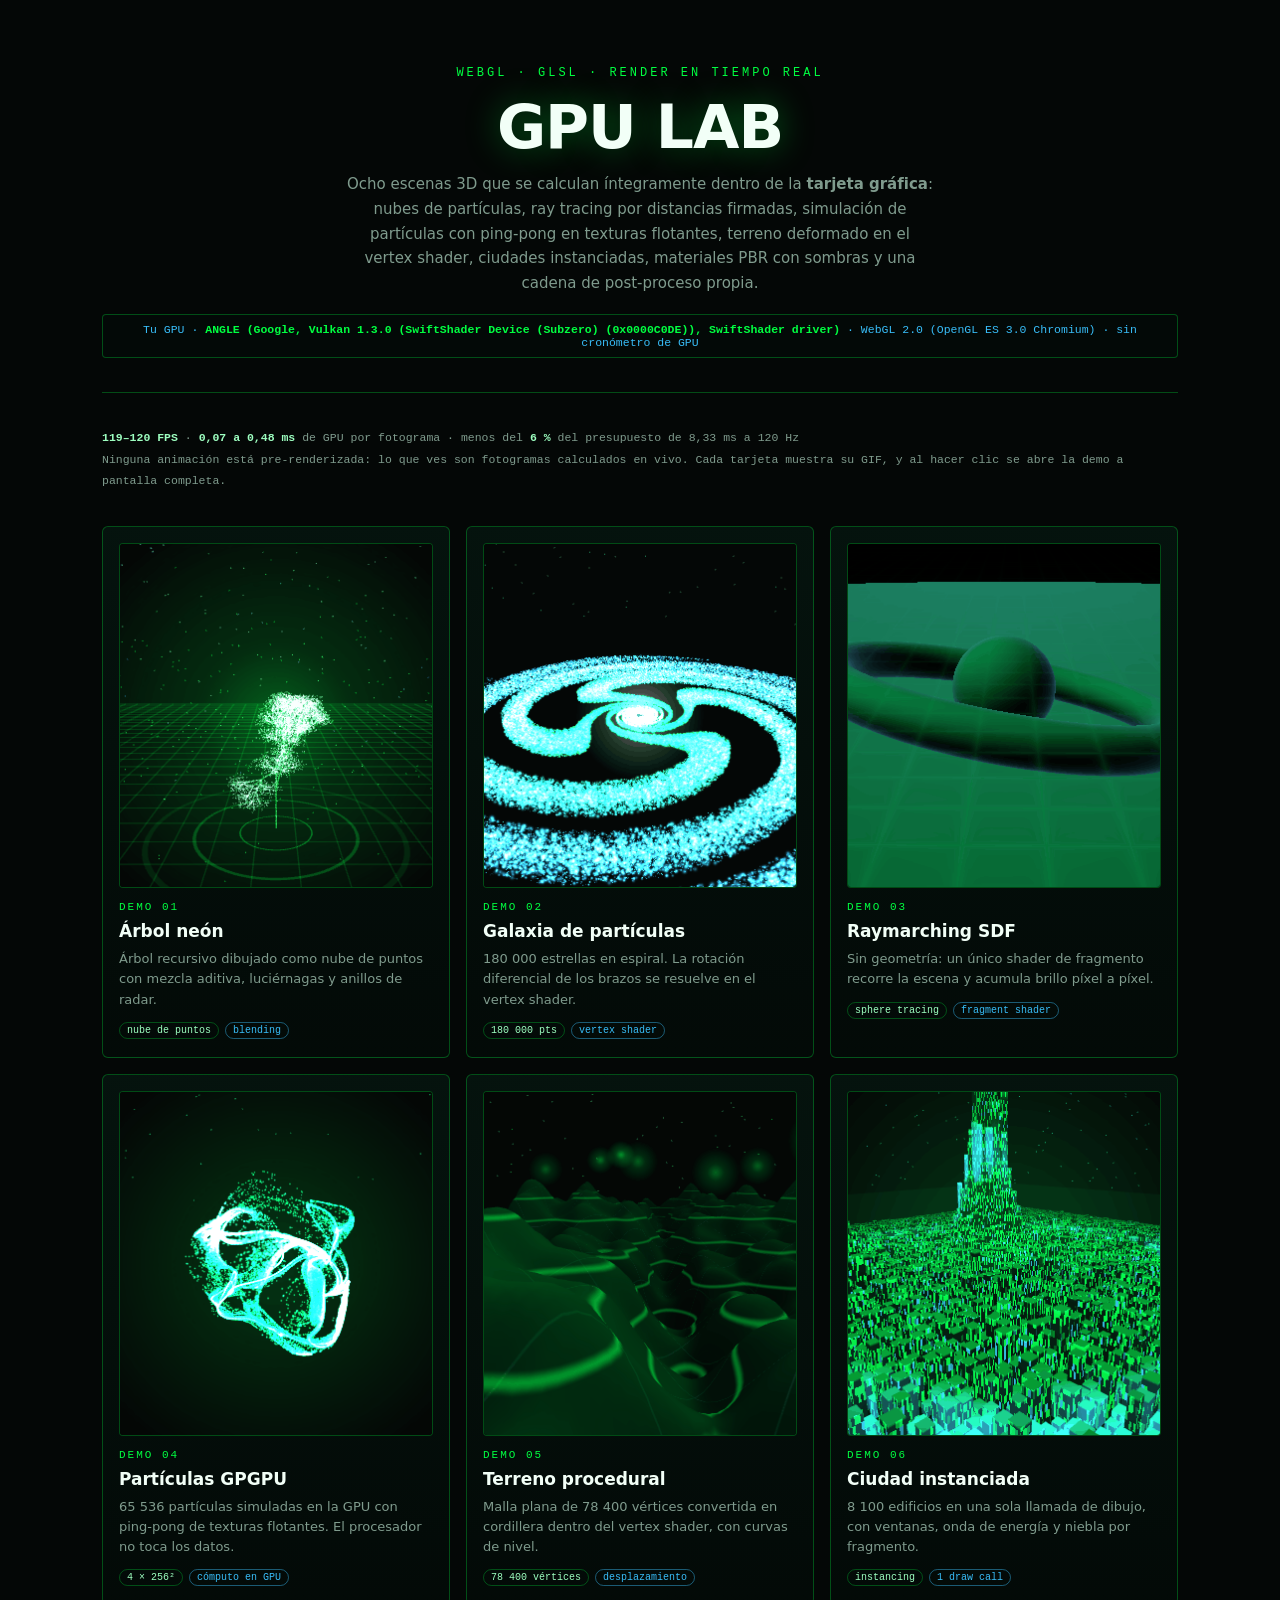
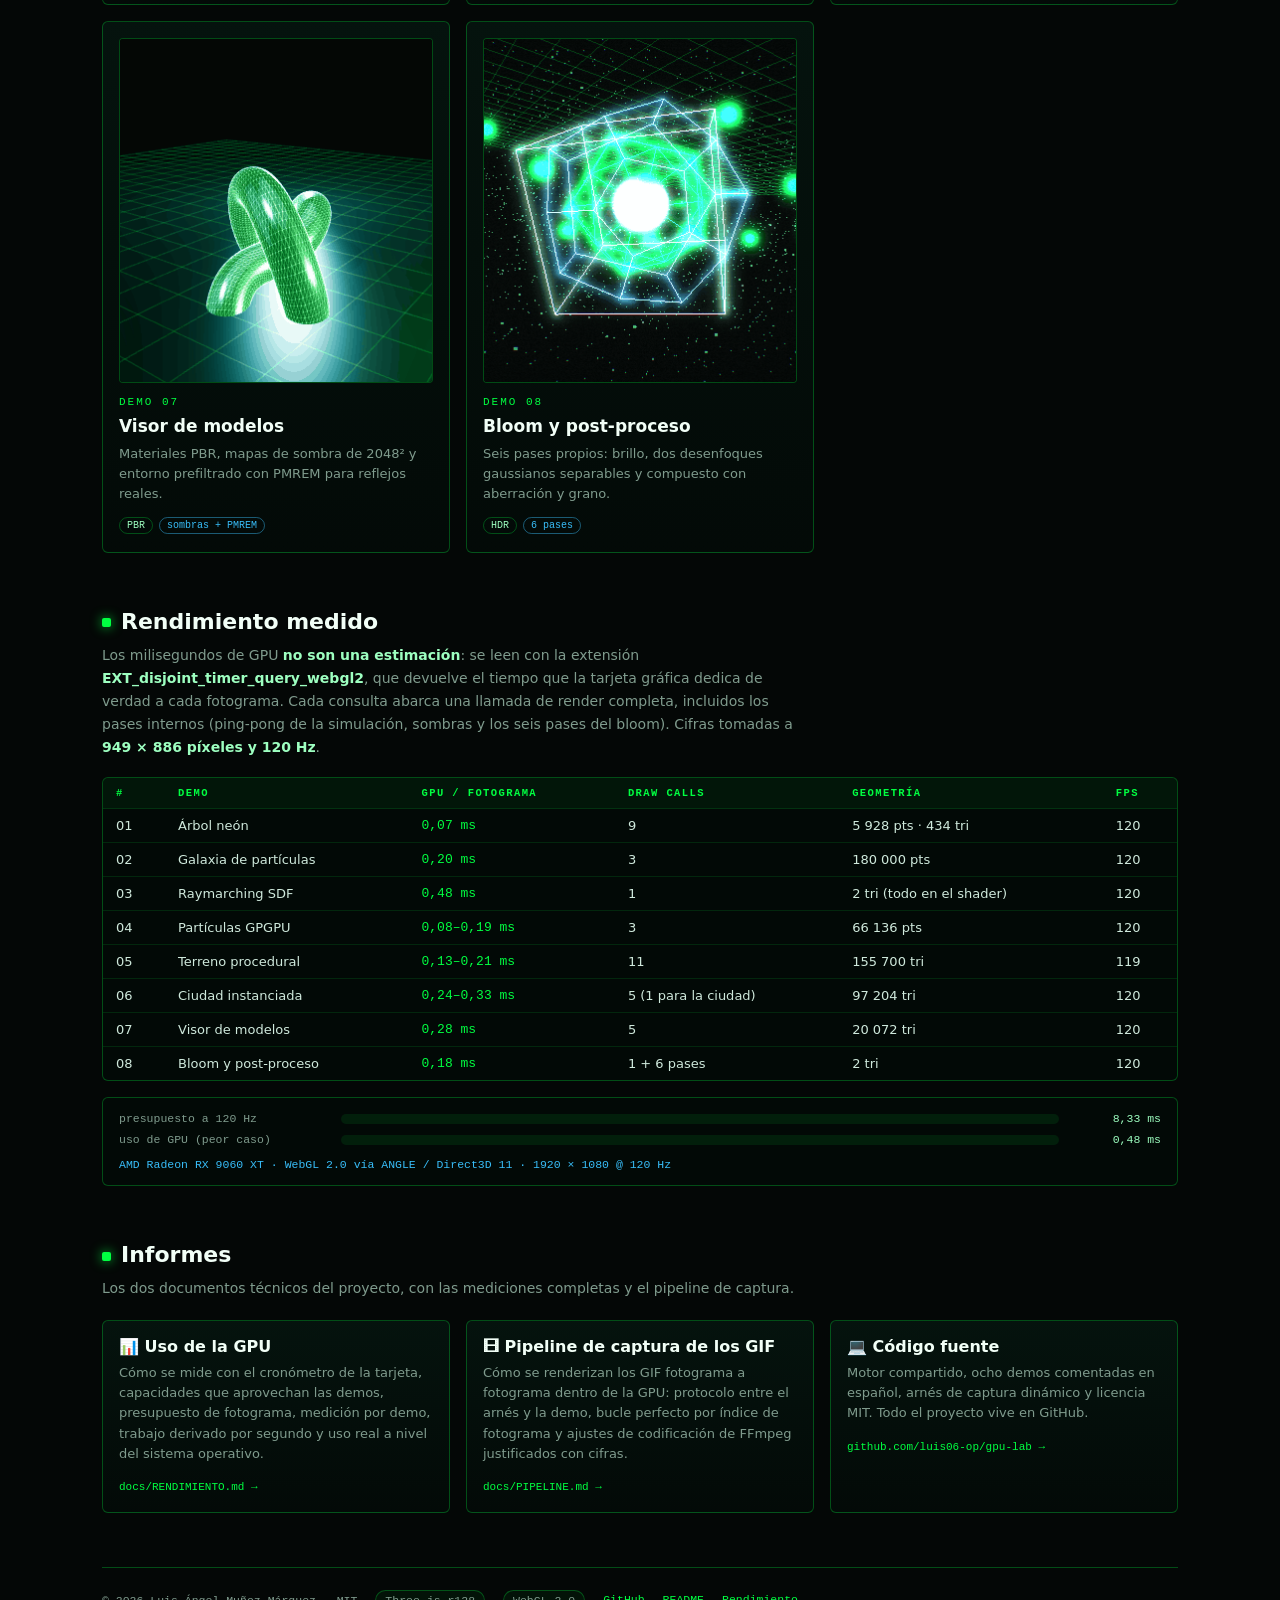
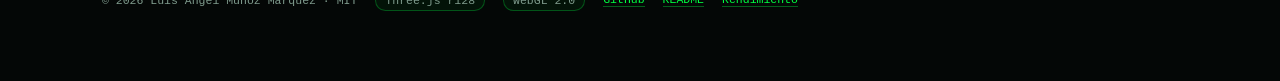
<file: index.html>
<!DOCTYPE html>
<html lang="es">
<head>
<meta charset="utf-8">
<meta name="viewport" content="width=device-width, initial-scale=1">
<title>GPU LAB · animaciones y modelos 3D en tiempo real</title>
<meta name="description" content="Ocho escenas 3D calculadas enteramente dentro de la tarjeta gráfica: partículas, raymarching, GPGPU, terreno procedural, instancing, PBR y post-proceso.">
<link rel="stylesheet" href="assets/css/lab.css">
</head>
<body>
<div class="wrap">

  <header class="hero">
    <div class="kicker">WEBGL · GLSL · RENDER EN TIEMPO REAL</div>
    <h1>GPU LAB</h1>
    <p>
      Ocho escenas 3D que se calculan íntegramente dentro de la <b>tarjeta gráfica</b>:
      nubes de partículas, ray tracing por distancias firmadas, simulación de partículas
      con ping-pong en texturas flotantes, terreno deformado en el vertex shader, ciudades
      instanciadas, materiales PBR con sombras y una cadena de post-proceso propia.
    </p>
    <div class="gpu-line" id="gpu-line">detectando la tarjeta gráfica…</div>
  </header>

  <section class="section" style="margin-top:34px">
    <div style="font-family:var(--mono);font-size:11.5px;color:var(--muted);line-height:1.9">
      <b style="color:var(--mint)">119–120 FPS</b> ·
      <b style="color:var(--mint)">0,07 a 0,48 ms</b> de GPU por fotograma ·
      menos del <b style="color:var(--mint)">6 %</b> del presupuesto de 8,33 ms a 120 Hz<br>
      Ninguna animación está pre-renderizada: lo que ves son fotogramas calculados en vivo.
      Cada tarjeta muestra su GIF, y al hacer clic se abre la demo a pantalla completa.
    </div>
  </section>

  <section class="grid">

    <a class="card" href="demos/01-arbol-neon/index.html">
      <img class="shot" src="assets/gifs/01-arbol-neon.gif" alt="Árbol neón generado por recursión" width="840" height="345" loading="lazy">
      <div class="n">DEMO 01</div>
      <h3>Árbol neón</h3>
      <p>Árbol recursivo dibujado como nube de puntos con mezcla aditiva, luciérnagas y anillos de radar.</p>
      <div class="tags"><span>nube de puntos</span><span class="gpu">blending</span></div>
    </a>

    <a class="card" href="demos/02-galaxia-particulas/index.html">
      <img class="shot" src="assets/gifs/02-galaxia-particulas.gif" alt="Galaxia de 180 000 partículas" width="840" height="345" loading="lazy">
      <div class="n">DEMO 02</div>
      <h3>Galaxia de partículas</h3>
      <p>180 000 estrellas en espiral. La rotación diferencial de los brazos se resuelve en el vertex shader.</p>
      <div class="tags"><span>180 000 pts</span><span class="gpu">vertex shader</span></div>
    </a>

    <a class="card" href="demos/03-raymarching/index.html">
      <img class="shot" src="assets/gifs/03-raymarching.gif" alt="Raymarching de distancias firmadas" width="840" height="345" loading="lazy">
      <div class="n">DEMO 03</div>
      <h3>Raymarching SDF</h3>
      <p>Sin geometría: un único shader de fragmento recorre la escena y acumula brillo píxel a píxel.</p>
      <div class="tags"><span>sphere tracing</span><span class="gpu">fragment shader</span></div>
    </a>

    <a class="card" href="demos/04-gpgpu-particulas/index.html">
      <img class="shot" src="assets/gifs/04-gpgpu-particulas.gif" alt="Partículas simuladas en la GPU" width="840" height="345" loading="lazy">
      <div class="n">DEMO 04</div>
      <h3>Partículas GPGPU</h3>
      <p>65 536 partículas simuladas en la GPU con ping-pong de texturas flotantes. El procesador no toca los datos.</p>
      <div class="tags"><span>4 × 256²</span><span class="gpu">cómputo en GPU</span></div>
    </a>

    <a class="card" href="demos/05-terreno-procedural/index.html">
      <img class="shot" src="assets/gifs/05-terreno-procedural.gif" alt="Terreno procedural en verde neón" width="840" height="345" loading="lazy">
      <div class="n">DEMO 05</div>
      <h3>Terreno procedural</h3>
      <p>Malla plana de 78 400 vértices convertida en cordillera dentro del vertex shader, con curvas de nivel.</p>
      <div class="tags"><span>78 400 vértices</span><span class="gpu">desplazamiento</span></div>
    </a>

    <a class="card" href="demos/06-ciudad-instanciada/index.html">
      <img class="shot" src="assets/gifs/06-ciudad-instanciada.gif" alt="Ciudad instanciada" width="840" height="345" loading="lazy">
      <div class="n">DEMO 06</div>
      <h3>Ciudad instanciada</h3>
      <p>8 100 edificios en una sola llamada de dibujo, con ventanas, onda de energía y niebla por fragmento.</p>
      <div class="tags"><span>instancing</span><span class="gpu">1 draw call</span></div>
    </a>

    <a class="card" href="demos/07-visor-modelos/index.html">
      <img class="shot" src="assets/gifs/07-visor-modelos.gif" alt="Visor de modelos con materiales PBR" width="840" height="345" loading="lazy">
      <div class="n">DEMO 07</div>
      <h3>Visor de modelos</h3>
      <p>Materiales PBR, mapas de sombra de 2048² y entorno prefiltrado con PMREM para reflejos reales.</p>
      <div class="tags"><span>PBR</span><span class="gpu">sombras + PMREM</span></div>
    </a>

    <a class="card" href="demos/08-postproceso-bloom/index.html">
      <img class="shot" src="assets/gifs/08-postproceso-bloom.gif" alt="Bloom y post-proceso" width="840" height="345" loading="lazy">
      <div class="n">DEMO 08</div>
      <h3>Bloom y post-proceso</h3>
      <p>Seis pases propios: brillo, dos desenfoques gaussianos separables y compuesto con aberración y grano.</p>
      <div class="tags"><span>HDR</span><span class="gpu">6 pases</span></div>
    </a>

  </section>

  <!-- ================================================== RENDIMIENTO ==== -->
  <section class="section" id="rendimiento">
    <h2>Rendimiento medido</h2>
    <p>
      Los milisegundos de GPU <b>no son una estimación</b>: se leen con la extensión
      <b>EXT_disjoint_timer_query_webgl2</b>, que devuelve el tiempo que la tarjeta gráfica dedica
      de verdad a cada fotograma. Cada consulta abarca una llamada de render completa, incluidos
      los pases internos (ping-pong de la simulación, sombras y los seis pases del bloom).
      Cifras tomadas a <b>949 × 886 píxeles y 120 Hz</b>.
    </p>

    <div class="table-wrap">
      <table class="data">
        <thead>
          <tr>
            <th>#</th><th>Demo</th><th>GPU / fotograma</th><th>Draw calls</th><th>Geometría</th><th>FPS</th>
          </tr>
        </thead>
        <tbody>
          <tr><td>01</td><td>Árbol neón</td><td class="g">0,07 ms</td><td>9</td><td>5 928 pts · 434 tri</td><td>120</td></tr>
          <tr><td>02</td><td>Galaxia de partículas</td><td class="g">0,20 ms</td><td>3</td><td>180 000 pts</td><td>120</td></tr>
          <tr><td>03</td><td>Raymarching SDF</td><td class="g">0,48 ms</td><td>1</td><td>2 tri (todo en el shader)</td><td>120</td></tr>
          <tr><td>04</td><td>Partículas GPGPU</td><td class="g">0,08–0,19 ms</td><td>3</td><td>66 136 pts</td><td>120</td></tr>
          <tr><td>05</td><td>Terreno procedural</td><td class="g">0,13–0,21 ms</td><td>11</td><td>155 700 tri</td><td>119</td></tr>
          <tr><td>06</td><td>Ciudad instanciada</td><td class="g">0,24–0,33 ms</td><td>5 (1 para la ciudad)</td><td>97 204 tri</td><td>120</td></tr>
          <tr><td>07</td><td>Visor de modelos</td><td class="g">0,28 ms</td><td>5</td><td>20 072 tri</td><td>120</td></tr>
          <tr><td>08</td><td>Bloom y post-proceso</td><td class="g">0,18 ms</td><td>1 + 6 pases</td><td>2 tri</td><td>120</td></tr>
        </tbody>
      </table>
    </div>

    <div class="budget">
      <div class="line">
        <span class="label">presupuesto a 120 Hz</span>
        <span class="track"><span class="fill" style="width:100%"></span></span>
        <span class="val">8,33 ms</span>
      </div>
      <div class="line">
        <span class="label">uso de GPU (peor caso)</span>
        <span class="track"><span class="fill" style="width:5.8%"></span></span>
        <span class="val">0,48 ms</span>
      </div>
      <div class="line" style="margin-top:12px;color:var(--blue)">
        AMD Radeon RX 9060 XT · WebGL 2.0 vía ANGLE / Direct3D 11 · 1920 × 1080 @ 120 Hz
      </div>
    </div>
  </section>

  <!-- ================================================== INFORMES ======= -->
  <section class="section" id="informes">
    <h2>Informes</h2>
    <p>Los dos documentos técnicos del proyecto, con las mediciones completas y el pipeline de captura.</p>

    <div class="docs">
      <a class="doc" href="https://github.com/luis06-op/gpu-lab/blob/main/docs/RENDIMIENTO.md">
        <h3>📊 Uso de la GPU</h3>
        <p>
          Cómo se mide con el cronómetro de la tarjeta, capacidades que aprovechan las demos,
          presupuesto de fotograma, medición por demo, trabajo derivado por segundo y
          uso real a nivel del sistema operativo.
        </p>
        <span class="go">docs/RENDIMIENTO.md</span>
      </a>

      <a class="doc" href="https://github.com/luis06-op/gpu-lab/blob/main/docs/PIPELINE.md">
        <h3>🎞 Pipeline de captura de los GIF</h3>
        <p>
          Cómo se renderizan los GIF fotograma a fotograma dentro de la GPU: protocolo entre el
          arnés y la demo, bucle perfecto por índice de fotograma y ajustes de codificación
          de FFmpeg justificados con cifras.
        </p>
        <span class="go">docs/PIPELINE.md</span>
      </a>

      <a class="doc" href="https://github.com/luis06-op/gpu-lab">
        <h3>💻 Código fuente</h3>
        <p>
          Motor compartido, ocho demos comentadas en español, arnés de captura dinámico y
          licencia MIT. Todo el proyecto vive en GitHub.
        </p>
        <span class="go">github.com/luis06-op/gpu-lab</span>
      </a>
    </div>
  </section>

  <div class="site-foot">
    <span>© 2026 Luis Ángel Muñoz Márquez · MIT</span>
    <span class="pill">Three.js r128</span>
    <span class="pill">WebGL 2.0</span>
    <a href="https://github.com/luis06-op/gpu-lab">GitHub</a>
    <a href="https://github.com/luis06-op/gpu-lab#readme">README</a>
    <a href="index.html#rendimiento">Rendimiento</a>
  </div>

</div>

<script>
/* Detecta la tarjeta gráfica real y la muestra en la portada. */
(function () {
  const el = document.getElementById('gpu-line');
  try {
    const c = document.createElement('canvas');
    const gl = c.getContext('webgl2') || c.getContext('webgl');
    if (!gl) { el.textContent = 'WebGL no disponible en este navegador'; return; }
    const ext = gl.getExtension('WEBGL_debug_renderer_info');
    const nombre = ext ? gl.getParameter(ext.UNMASKED_RENDERER_WEBGL) : gl.getParameter(gl.RENDERER);
    const ver = gl.getParameter(gl.VERSION);
    const timer = !!gl.getExtension('EXT_disjoint_timer_query_webgl2');
    el.innerHTML = 'Tu GPU · <b style="color:#00ff41">' + nombre + '</b> · ' + ver +
                   (timer ? ' · cronómetro de GPU disponible' : ' · sin cronómetro de GPU');
  } catch (e) {
    el.textContent = 'no se pudo leer la tarjeta gráfica';
  }
})();
</script>
</body>
</html>
</file>
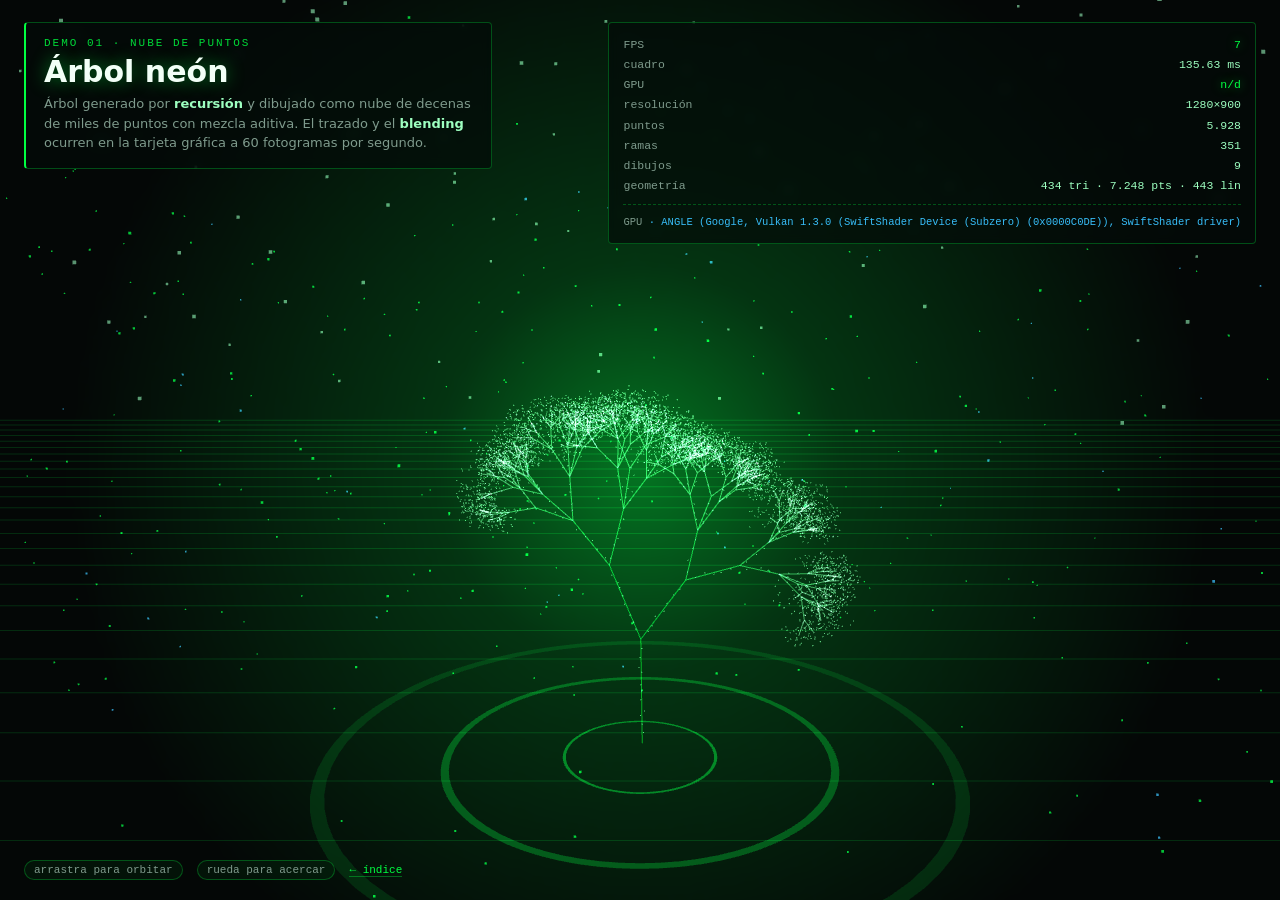
<file: demos/01-arbol-neon/index.html>
<!DOCTYPE html>
<html lang="es">
<head>
<meta charset="utf-8">
<meta name="viewport" content="width=device-width, initial-scale=1">
<title>01 · Árbol neón — GPU LAB</title>
<link rel="stylesheet" href="../../assets/css/lab.css">
</head>
<body class="demo">
<canvas id="view"></canvas>

<div class="overlay">
  <div class="tag">
    <div class="num">DEMO 01 · NUBE DE PUNTOS</div>
    <h1>Árbol neón</h1>
    <p>Árbol generado por <b>recursión</b> y dibujado como nube de decenas de miles de
       puntos con mezcla aditiva. El trazado y el <b>blending</b> ocurren en la
       tarjeta gráfica a 60 fotogramas por segundo.</p>
  </div>
  <div class="hud" id="hud"></div>
  <div class="foot">
    <span class="pill">arrastra para orbitar</span>
    <span class="pill">rueda para acercar</span>
    <a href="../../index.html">← índice</a>
  </div>
</div>

<script src="../../vendor/three.min.js"></script>
<script src="../../assets/js/lab-core.js"></script>
<script>
/* =====================================================================
   01 · ÁRBOL NEÓN
   Geometría: líneas (ramas) + puntos (follaje) generados por recursión.
   Animación: giro continuo, luciérnagas y anillos de radar expansivos.
   ===================================================================== */
LAB.boot({
  name: '01-arbol-neon',
  period: 18,
  frames: 44,
  fov: 48,
  camera: { pos: [0, 5.8, 18.5], target: [0, 2.5, 0] },
  orbitOpts: { minRadius: 8, maxRadius: 70, maxPolar: 1.55 },
  stats: { puntos: '', ramas: '' },

  build(ctx) {
    const { scene, camera } = ctx;
    const TAU = LAB.TAU;
    const rand = LAB.rng(20261019);

    const group = new THREE.Group();
    scene.add(group);

    /* ---------------------------------------------- ramas + follaje */
    const linePos = [], lineCol = [], pts = [];
    const cA = new THREE.Color(LAB.PAL.green);
    const cB = new THREE.Color(0x9dffbe);

    function branch(start, dir, len, depth, sway) {
      const end = start.clone().addScaledVector(dir, len);
      linePos.push(start.x, start.y, start.z, end.x, end.y, end.z);
      const cc = cA.clone().lerp(cB, 1 - depth / 5);
      lineCol.push(cc.r, cc.g, cc.b, cc.r, cc.g, cc.b);

      const steps = Math.max(2, Math.floor(len * 6));
      for (let i = 1; i < steps; i++) {
        const p = start.clone().lerp(end, i / steps);
        p.x += (rand() - 0.5) * 0.09;
        p.y += (rand() - 0.5) * 0.09;
        p.z += (rand() - 0.5) * 0.09;
        pts.push(p.x, p.y, p.z);
      }

      if (depth === 0) {
        for (let i = 0; i < 26; i++) {
          const a = rand() * TAU, r = Math.pow(rand(), 0.6);
          pts.push(
            end.x + Math.cos(a) * r * 0.42,
            end.y + (rand() - 0.42) * 0.5,
            end.z + Math.sin(a) * r * 0.42
          );
        }
        return;
      }

      const kids = depth >= 4 ? 2 : (rand() < 0.55 ? 2 : 3);
      for (let k = 0; k < kids; k++) {
        const az = (k / kids) * TAU + rand() * 1.2;
        const spread = 0.34 + rand() * 0.38 + sway;
        const axis = new THREE.Vector3(Math.cos(az), 0, Math.sin(az)).cross(dir).normalize();
        if (axis.lengthSq() < 0.001) axis.set(1, 0, 0);
        const nd = dir.clone().applyAxisAngle(axis, spread).normalize();
        branch(end, nd, len * (0.66 + rand() * 0.1), depth - 1, sway * 0.55);
      }
      if (depth >= 3 && rand() < 0.55) {
        const axis = new THREE.Vector3(Math.cos(rand() * TAU), 0, Math.sin(rand() * TAU))
          .cross(dir).normalize();
        const nd = dir.clone().applyAxisAngle(axis, 0.16).normalize();
        branch(end, nd, len * 0.72, depth - 1, sway * 0.55);
      }
    }

    branch(new THREE.Vector3(0, -3.35, 0), new THREE.Vector3(0, 1, 0), 2.15, 6, 0);

    const lg = new THREE.BufferGeometry();
    lg.setAttribute('position', new THREE.Float32BufferAttribute(linePos, 3));
    lg.setAttribute('color', new THREE.Float32BufferAttribute(lineCol, 3));
    group.add(new THREE.LineSegments(lg, new THREE.LineBasicMaterial({
      vertexColors: true, transparent: true, opacity: 0.5,
      blending: THREE.AdditiveBlending, depthWrite: false
    })));

    const pg = new THREE.BufferGeometry();
    pg.setAttribute('position', new THREE.Float32BufferAttribute(pts, 3));
    group.add(new THREE.Points(pg, new THREE.PointsMaterial({
      color: 0x8dffb0, size: 0.045, transparent: true, opacity: 0.62,
      blending: THREE.AdditiveBlending, depthWrite: false, sizeAttenuation: true
    })));

    /* ---------------------------------------------- luciérnagas */
    const FN = 420;
    const fPos = new Float32Array(FN * 3);
    const fCol = new Float32Array(FN * 3);
    const fSeed = [];
    const colGreen = new THREE.Color(LAB.PAL.green);
    const colBlue = new THREE.Color(LAB.PAL.blue);
    for (let i = 0; i < FN; i++) {
      fSeed.push({
        x: (rand() - 0.5) * 30,
        y: rand() * 11 - 3,
        z: (rand() - 0.5) * 16,
        p1: rand() * TAU, p2: rand() * TAU,
        amp: 0.25 + rand() * 0.8,
        spd: 1 + Math.floor(rand() * 2)
      });
      const c = rand() < 0.14 ? colBlue : colGreen;
      fCol[i * 3] = c.r; fCol[i * 3 + 1] = c.g; fCol[i * 3 + 2] = c.b;
    }
    const fGeo = new THREE.BufferGeometry();
    fGeo.setAttribute('position', new THREE.BufferAttribute(fPos, 3));
    fGeo.setAttribute('color', new THREE.BufferAttribute(fCol, 3));
    scene.add(new THREE.Points(fGeo, new THREE.PointsMaterial({
      size: 0.07, vertexColors: true, transparent: true, opacity: 0.72,
      blending: THREE.AdditiveBlending, depthWrite: false
    })));

    /* ---------------------------------------------- suelo, estrellas y radar */
    const floor = LAB.grid(90, 45, LAB.PAL.green, 0.14);
    floor.position.y = -3.6;
    scene.add(floor, LAB.stars(900, 240));

    const ringGeo = new THREE.RingGeometry(0.96, 1.0, 72);
    const rings = [];
    for (let i = 0; i < 3; i++) {
      const r = new THREE.Mesh(ringGeo, new THREE.MeshBasicMaterial({
        color: LAB.PAL.green, transparent: true, opacity: 0.4,
        side: THREE.DoubleSide, blending: THREE.AdditiveBlending, depthWrite: false
      }));
      r.rotation.x = -Math.PI / 2;
      r.position.y = -3.58;
      r.userData.phase = i / 3;
      scene.add(r);
      rings.push(r);
    }

    const glow = new THREE.Sprite(new THREE.SpriteMaterial({
      map: LAB.glowTexture('rgba(0,255,65,0.85)', 'rgba(0,255,65,0)', 128),
      transparent: true, blending: THREE.AdditiveBlending, depthWrite: false, opacity: 0.55
    }));
    glow.scale.set(26, 26, 1);
    glow.position.set(0, 1.4, -4);
    scene.add(glow);

    ctx.report({
      puntos: (pts.length / 3).toLocaleString('es-CO'),
      ramas: (linePos.length / 6).toLocaleString('es-CO')
    });

    /* ---------------------------------------------- animación (bucle perfecto) */
    return {
      update(t) {
        group.rotation.y = t / 18 * TAU;
        group.rotation.z = Math.sin(t) * 0.015;

        for (let i = 0; i < FN; i++) {
          const s = fSeed[i];
          fPos[i * 3] = s.x + Math.sin(t * s.spd + s.p1) * s.amp;
          fPos[i * 3 + 1] = s.y + Math.cos(t * s.spd + s.p2) * s.amp * 1.4;
          fPos[i * 3 + 2] = s.z + Math.sin(t * 2 + s.p1) * 0.5;
        }
        fGeo.attributes.position.needsUpdate = true;

        rings.forEach(r => {
          const u = ((t / 18) + r.userData.phase) % 1;
          const s = 1 + u * 7;
          r.scale.set(s, s, 1);
          r.material.opacity = 0.42 * (1 - u);
        });

        glow.material.opacity = 0.45 + Math.sin(t * 2) * 0.12;
      }
    };
  }
});
</script>
</body>
</html>
</file>
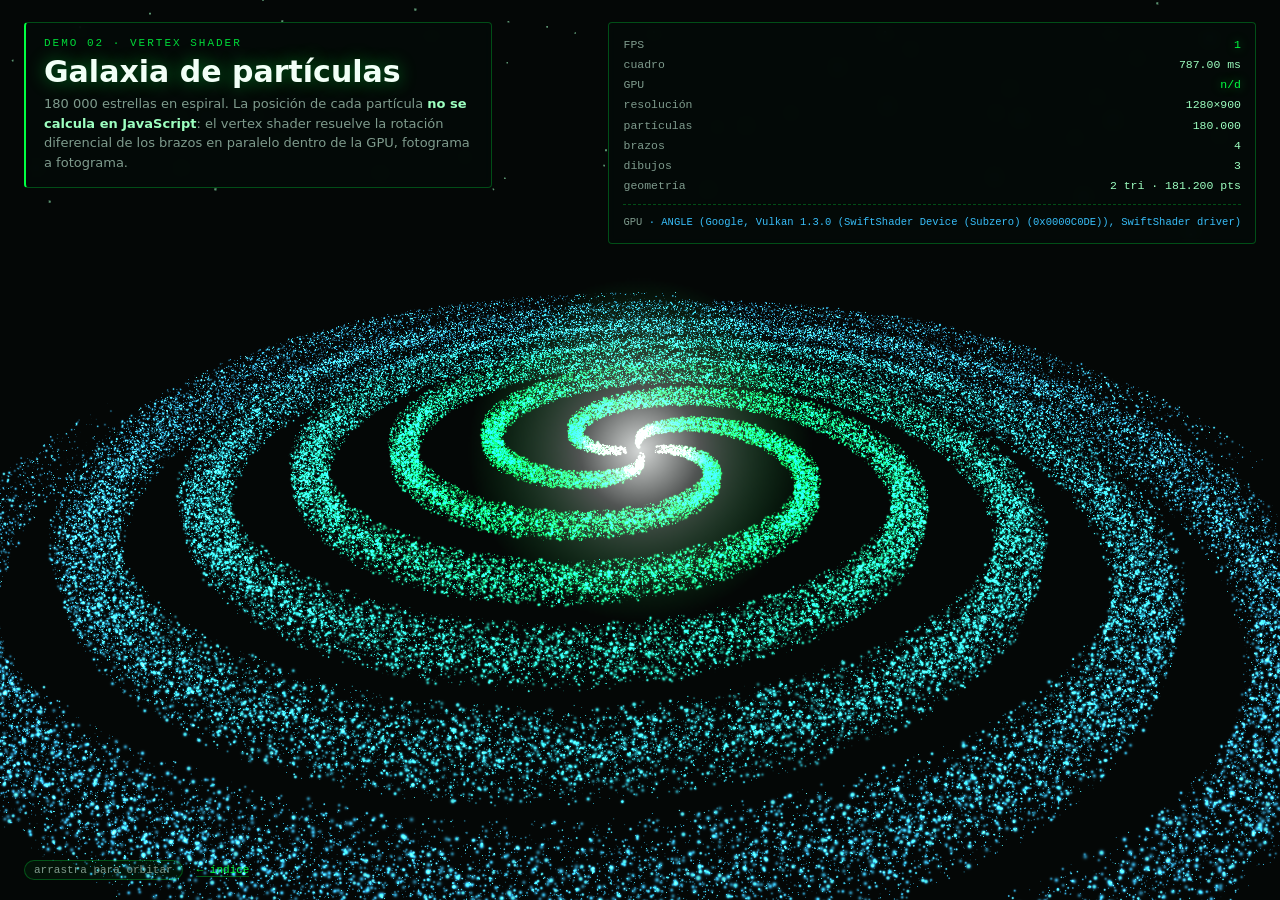
<file: demos/02-galaxia-particulas/index.html>
<!DOCTYPE html>
<html lang="es">
<head>
<meta charset="utf-8">
<meta name="viewport" content="width=device-width, initial-scale=1">
<title>02 · Galaxia de partículas — GPU LAB</title>
<link rel="stylesheet" href="../../assets/css/lab.css">
</head>
<body class="demo">
<canvas id="view"></canvas>

<div class="overlay">
  <div class="tag">
    <div class="num">DEMO 02 · VERTEX SHADER</div>
    <h1>Galaxia de partículas</h1>
    <p>180 000 estrellas en espiral. La posición de cada partícula <b>no se calcula en
       JavaScript</b>: el vertex shader resuelve la rotación diferencial de los brazos
       en paralelo dentro de la GPU, fotograma a fotograma.</p>
  </div>
  <div class="hud" id="hud"></div>
  <div class="foot">
    <span class="pill">arrastra para orbitar</span>
    <a href="../../index.html">← índice</a>
  </div>
</div>

<script src="../../vendor/three.min.js"></script>
<script src="../../assets/js/lab-core.js"></script>
<script>
/* =====================================================================
   02 · GALAXIA DE PARTÍCULAS
   Los atributos guardan radio, ángulo, brillo y semilla. El vertex shader
   aplica rotación diferencial (más rápida en el núcleo) y tamaño por
   distancia. El fragment shader redondea cada punto a un disco con brillo.
   ===================================================================== */
LAB.boot({
  name: '02-galaxia-particulas',
  period: 22,
  frames: 46,
  fov: 55,
  camera: { pos: [0, 15, 34], target: [0, 0, 0] },
  orbitOpts: { minRadius: 12, maxRadius: 120, maxPolar: 1.5 },
  stats: { partículas: '', brazos: '' },

  build(ctx) {
    const { scene } = ctx;
    const TAU = LAB.TAU;
    const rand = LAB.rng(31415);

    const COUNT = 180000;
    const ARMS = 4;
    const R = 24;

    const pos = new Float32Array(COUNT * 3);   // posición base (semilla)
    const aRad = new Float32Array(COUNT);
    const aAng = new Float32Array(COUNT);
    const aSize = new Float32Array(COUNT);
    const aSeed = new Float32Array(COUNT);
    const aLum = new Float32Array(COUNT);

    for (let i = 0; i < COUNT; i++) {
      const arm = i % ARMS;
      const t = Math.pow(rand(), 0.62);                 // concentración hacia el núcleo
      const radius = 0.6 + t * R;
      const spiral = radius * 0.42;                     // enrollado del brazo
      const jitter = (rand() - 0.5) * (0.55 + t * 2.1); // grosor del brazo
      const angle = (arm / ARMS) * TAU + spiral + jitter * 0.35;

      aRad[i] = radius;
      aAng[i] = angle;
      aSeed[i] = rand();
      aLum[i] = 0.35 + Math.pow(rand(), 2.2) * 0.95;
      aSize[i] = 0.7 + Math.pow(rand(), 3) * 3.4;

      // posición base (el shader la recalcula, aquí solo se guarda la referencia
      // para que Three.js pueda calcular el frustum culling de forma correcta)
      const y = (rand() - 0.5) * (0.5 + t * 1.6);
      pos[i * 3] = Math.cos(angle) * radius;
      pos[i * 3 + 1] = y;
      pos[i * 3 + 2] = Math.sin(angle) * radius;
    }

    const geo = new THREE.BufferGeometry();
    geo.setAttribute('position', new THREE.BufferAttribute(pos, 3));
    geo.setAttribute('aRadius', new THREE.BufferAttribute(aRad, 1));
    geo.setAttribute('aAngle', new THREE.BufferAttribute(aAng, 1));
    geo.setAttribute('aSize', new THREE.BufferAttribute(aSize, 1));
    geo.setAttribute('aSeed', new THREE.BufferAttribute(aSeed, 1));
    geo.setAttribute('aLum', new THREE.BufferAttribute(aLum, 1));
    geo.boundingSphere = new THREE.Sphere(new THREE.Vector3(), R * 1.6);

    const material = new THREE.ShaderMaterial({
      uniforms: {
        uTime: { value: 0 },
        uPixelRatio: { value: ctx.renderer.getPixelRatio() },
        uCore: { value: new THREE.Color(0xf6fff2) },
        uArm: { value: new THREE.Color(0x00ff41) },
        uRim: { value: new THREE.Color(0x38bdf8) }
      },
      vertexShader: /* glsl */`
        attribute float aRadius;
        attribute float aAngle;
        attribute float aSize;
        attribute float aSeed;
        attribute float aLum;

        uniform float uTime;
        uniform float uPixelRatio;
        uniform vec3 uCore;
        uniform vec3 uArm;
        uniform vec3 uRim;

        varying vec3 vColor;
        varying float vLum;

        void main() {
          // rotación diferencial: el núcleo gira más rápido que el borde
          float speed = 0.30 + 1.5 / (1.0 + aRadius * 0.55);
          float ang = aAngle + uTime * speed;

          // pequeña ondulación vertical por partícula
          float wob = sin(uTime * 0.9 + aSeed * 6.2831) * (0.12 + aRadius * 0.035);

          vec3 p = vec3(cos(ang) * aRadius, wob, sin(ang) * aRadius);

          vec4 mv = modelViewMatrix * vec4(p, 1.0);
          gl_Position = projectionMatrix * mv;
          gl_PointSize = aSize * uPixelRatio * (58.0 / max(-mv.z, 0.001));

          float k = smoothstep(0.0, R_MAX, aRadius);
          vec3 col = mix(uArm, uRim, k);
          col = mix(uCore, col, smoothstep(0.0, 3.2, aRadius));
          vColor = col;
          vLum = aLum;
        }
      `.replace(/R_MAX/g, R.toFixed(1)),
      fragmentShader: /* glsl */`
        varying vec3 vColor;
        varying float vLum;

        void main() {
          vec2 d = gl_PointCoord - 0.5;
          float r = length(d);
          if (r > 0.5) discard;
          float core = smoothstep(0.5, 0.0, r);
          float halo = pow(core, 2.6);
          gl_FragColor = vec4(vColor * (halo * 1.6 + 0.12) * vLum, core * 0.9);
        }
      `,
      transparent: true,
      depthWrite: false,
      blending: THREE.AdditiveBlending
    });

    const galaxy = new THREE.Points(geo, material);
    galaxy.frustumCulled = false;
    scene.add(galaxy);

    // núcleo brillante
    const core = new THREE.Sprite(new THREE.SpriteMaterial({
      map: LAB.glowTexture('rgba(255,255,255,0.95)', 'rgba(0,255,65,0)', 128),
      transparent: true, blending: THREE.AdditiveBlending, depthWrite: false, opacity: 0.85
    }));
    core.scale.set(14, 14, 1);
    scene.add(core);

    scene.add(LAB.stars(1200, 320, 0x9dffc0, 0.9));

    ctx.report({
      'partículas': COUNT.toLocaleString('es-CO'),
      brazos: String(ARMS)
    });

    return {
      update(t) {
        material.uniforms.uTime.value = t;
        core.material.opacity = 0.75 + Math.sin(t * 1.6) * 0.12;
        core.scale.setScalar(14 + Math.sin(t * 2.2) * 0.8);
      }
    };
  }
});
</script>
</body>
</html>
</file>
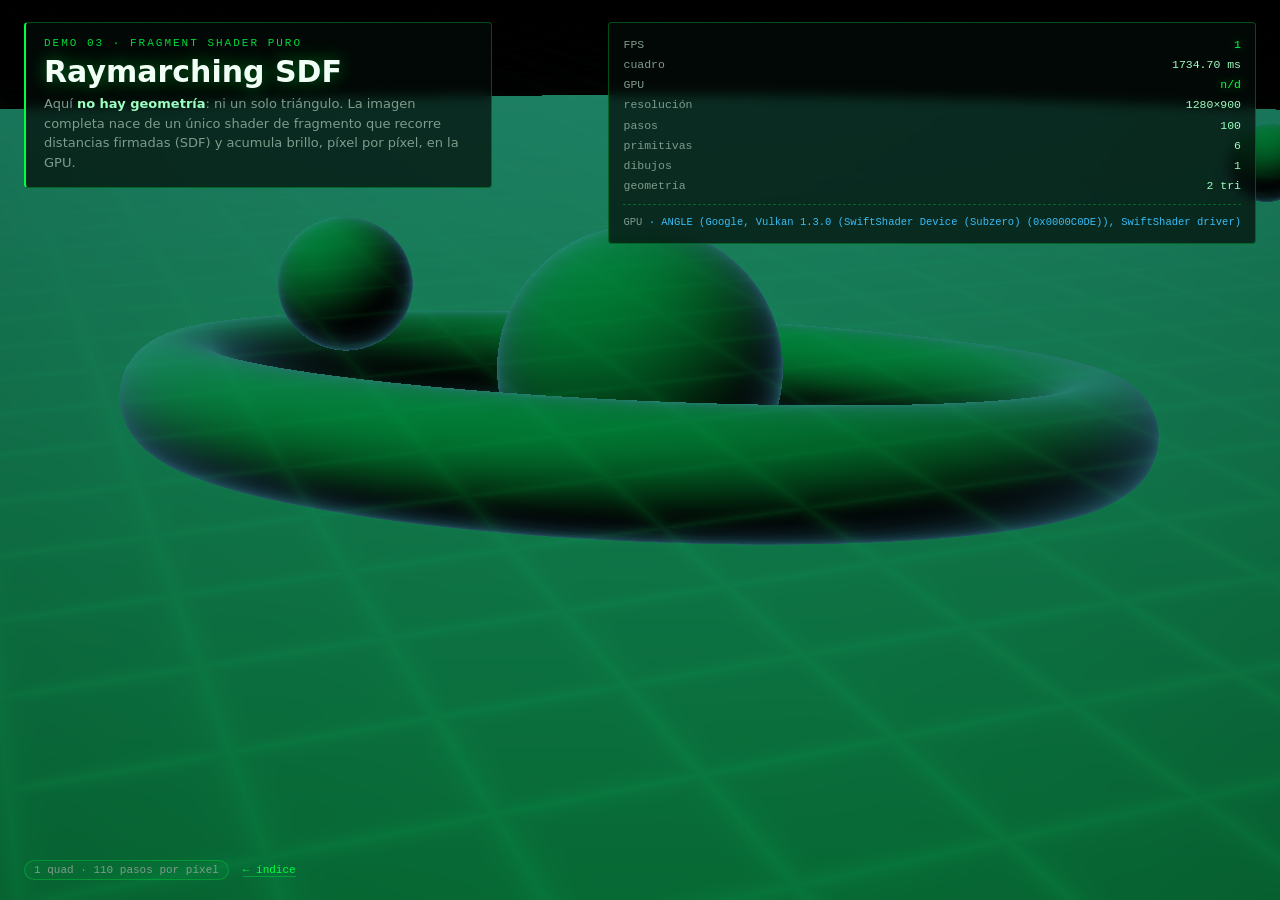
<file: demos/03-raymarching/index.html>
<!DOCTYPE html>
<html lang="es">
<head>
<meta charset="utf-8">
<meta name="viewport" content="width=device-width, initial-scale=1">
<title>03 · Raymarching SDF — GPU LAB</title>
<link rel="stylesheet" href="../../assets/css/lab.css">
</head>
<body class="demo">
<canvas id="view"></canvas>

<div class="overlay">
  <div class="tag">
    <div class="num">DEMO 03 · FRAGMENT SHADER PURO</div>
    <h1>Raymarching SDF</h1>
    <p>Aquí <b>no hay geometría</b>: ni un solo triángulo. La imagen completa nace de
       un único shader de fragmento que recorre distancias firmadas (SDF) y acumula
       brillo, píxel por píxel, en la GPU.</p>
  </div>
  <div class="hud" id="hud"></div>
  <div class="foot">
    <span class="pill">1 quad · 110 pasos por píxel</span>
    <a href="../../index.html">← índice</a>
  </div>
</div>

<script src="../../vendor/three.min.js"></script>
<script src="../../assets/js/lab-core.js"></script>
<script>
/* =====================================================================
   03 · RAYMARCHING SDF
   Un solo plano que cubre la pantalla. El fragment shader define una
   escena (suelo, toro, núcleo y satélites), la recorre con sphere tracing
   y pinta el resultado con acumulación de glow.
   ===================================================================== */
LAB.boot({
  name: '03-raymarching',
  period: 24,
  frames: 44,
  orbit: false,
  stats: { pasos: '', primitivas: '' },

  build(ctx) {
    const { renderer, scene } = ctx;

    const quad = new THREE.Mesh(
      new THREE.PlaneGeometry(2, 2),
      new THREE.ShaderMaterial({
        uniforms: {
          uRes: { value: new THREE.Vector2(1, 1) },
          uTime: { value: 0 }
        },
        vertexShader: /* glsl */`
          varying vec2 vUv;
          void main() {
            vUv = uv;
            gl_Position = vec4(position.xy, 0.0, 1.0);
          }
        `,
        fragmentShader: /* glsl */`
          precision highp float;

          varying vec2 vUv;
          uniform vec2  uRes;
          uniform float uTime;

          const float TAU   = 6.2831853;
          const float FLOOR = -3.0;
          const vec3  GREEN = vec3(0.00, 1.00, 0.25);
          const vec3  BLUE  = vec3(0.22, 0.74, 0.97);

          mat2 rot(float a) { float c = cos(a), s = sin(a); return mat2(c, -s, s, c); }

          float sdSphere(vec3 p, float r) { return length(p) - r; }
          float sdTorus(vec3 p, vec2 t) { vec2 q = vec2(length(p.xz) - t.x, p.y); return length(q) - t.y; }

          // escena: devuelve la distancia y cuánto brilla ese punto
          float map(vec3 p, out float glow) {
            float d = p.y - FLOOR;                       // suelo

            vec3 q = p; q.y -= 1.0;
            q.xz *= rot(uTime * 0.55);
            q.yz *= rot(sin(uTime * 0.31) * 0.55);
            float tor = sdTorus(q, vec2(3.5, 0.40));

            vec3 c = vec3(0.0, 1.0 + sin(uTime * 1.7) * 0.28, 0.0);
            float core = sdSphere(p - c, 1.05 + sin(uTime * 2.3) * 0.07);

            for (int i = 0; i < 3; i++) {
              float fi = float(i);
              float a = uTime * 0.85 + fi * TAU / 3.0;
              vec3 s = vec3(cos(a) * 5.4, 1.0 + sin(a * 2.0 + fi) * 2.3, sin(a) * 5.4);
              core = min(core, sdSphere(p - s, 0.30));
            }

            float k = min(min(d, tor), core);
            glow = exp(-abs(k) * 2.2);
            return k;
          }

          float mapPlain(vec3 p) { float g; return map(p, g); }

          void main() {
            vec2 uv = (gl_FragCoord.xy - 0.5 * uRes) / uRes.y;

            float a = uTime * 0.33;
            vec3 ro = vec3(sin(a) * 13.5, 4.4 + sin(uTime * 0.47) * 1.5, cos(a) * 13.5);
            vec3 ta = vec3(0.0, 0.6, 0.0);
            vec3 f  = normalize(ta - ro);
            vec3 r  = normalize(cross(vec3(0.0, 1.0, 0.0), f));
            vec3 up = cross(f, r);
            vec3 rd = normalize(f * 2.0 + r * uv.x + up * uv.y);

            float t = 0.02, glow = 0.0, g;
            for (int i = 0; i < 100; i++) {
              vec3 p = ro + rd * t;
              float d = map(p, g);
              glow += g * 0.014;
              if (d < 0.0016 * t) break;
              t += max(d * 0.84, 0.012);
              if (t > 62.0) break;
            }

            vec3 col = vec3(0.0);

            // halo volumétrico alrededor de la geometría
            col += GREEN * min(glow, 6.0) * 0.026;

            if (t < 62.0) {
              vec3 p = ro + rd * t;
              vec3 e = vec3(0.0022, 0.0, 0.0);
              vec3 n = normalize(vec3(
                mapPlain(p + e.xyy) - mapPlain(p - e.xyy),
                mapPlain(p + e.yxy) - mapPlain(p - e.yxy),
                mapPlain(p + e.yyx) - mapPlain(p - e.yyx)
              ));
              float dif  = clamp(dot(n, normalize(vec3(0.55, 1.0, 0.35))), 0.0, 1.0);
              float fres = pow(1.0 - clamp(dot(n, -rd), 0.0, 1.0), 3.0);
              col += mix(vec3(0.01, 0.05, 0.03), GREEN, dif) * dif * 0.72;
              col += BLUE * fres * 0.55;
              col += GREEN * min(glow, 8.0) * 0.018;
            }

            // rejilla del suelo
            float tp = (FLOOR - ro.y) / min(rd.y, -1e-5);
            if (tp > 0.0) {
              vec3 p = ro + rd * tp;
              vec2 gr = abs(fract(p.xz * 0.5) - 0.5) / 0.5;
              float line = pow(1.0 - min(min(gr.x, gr.y), 1.0), 7.0);
              col += GREEN * line * exp(-tp * 0.055) * 0.32;
            }

            col = mix(col, BLUE * 0.30, clamp(glow * 0.010, 0.0, 0.40));
            col *= 1.0 - 0.32 * dot(uv, uv);              // viñeta
            col = col / (1.0 + col);                      // tone mapping suave
            col = pow(max(col, 0.0), vec3(0.82));         // gamma

            gl_FragColor = vec4(col, 1.0);
          }
        `
      })
    );
    quad.frustumCulled = false;
    scene.add(quad);

    ctx.report({ pasos: '100', primitivas: '6' });

    // El vertex shader del quad ignora las matrices, así que la cámara da igual.
    return {
      resize(w, h) {
        const dpr = renderer.getPixelRatio();
        quad.material.uniforms.uRes.value.set(w * dpr, h * dpr);
      },
      update(t) {
        quad.material.uniforms.uTime.value = t;
      }
    };
  }
});
</script>
</body>
</html>
</file>
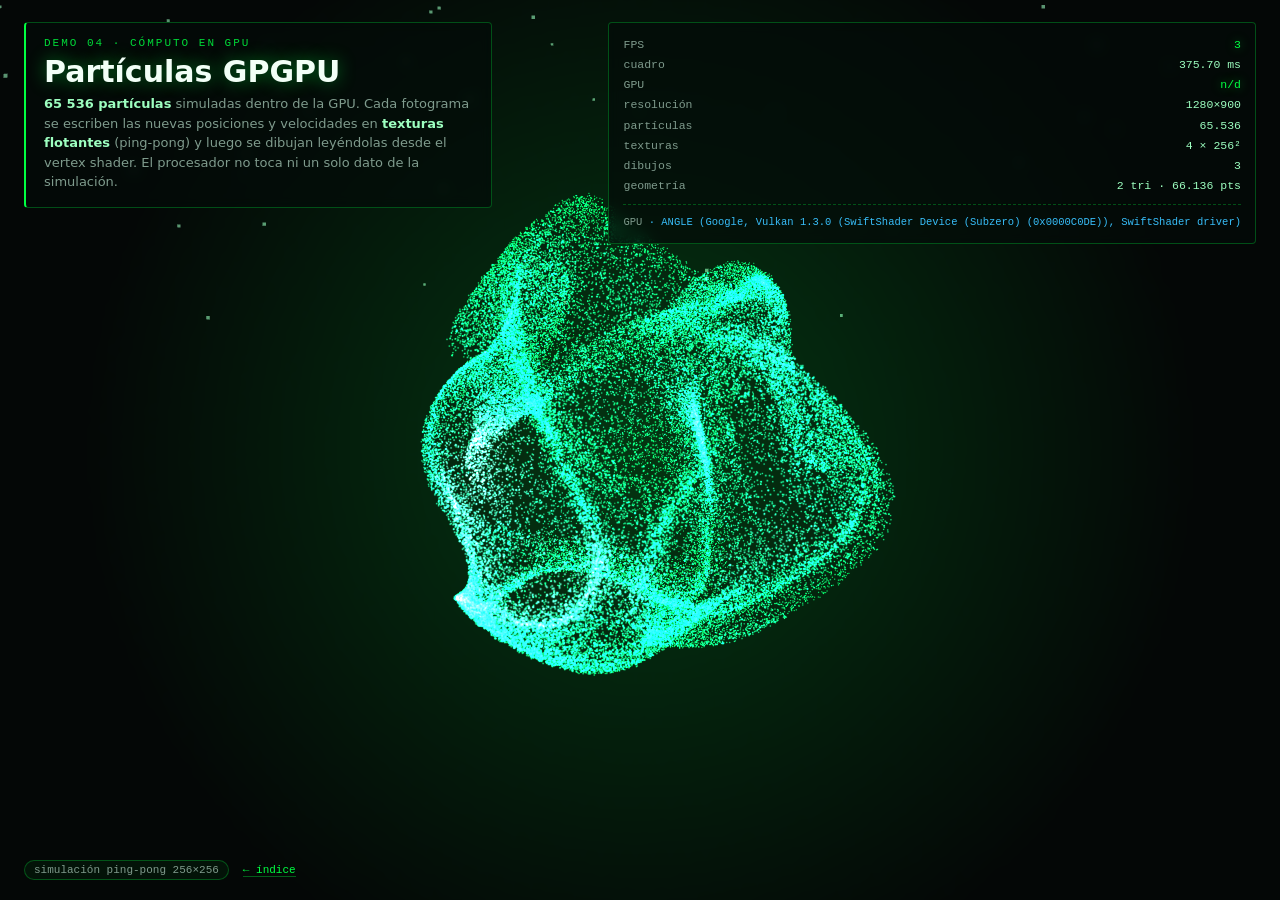
<file: demos/04-gpgpu-particulas/index.html>
<!DOCTYPE html>
<html lang="es">
<head>
<meta charset="utf-8">
<meta name="viewport" content="width=device-width, initial-scale=1">
<title>04 · GPGPU partículas — GPU LAB</title>
<link rel="stylesheet" href="../../assets/css/lab.css">
</head>
<body class="demo">
<canvas id="view"></canvas>

<div class="overlay">
  <div class="tag">
    <div class="num">DEMO 04 · CÓMPUTO EN GPU</div>
    <h1>Partículas GPGPU</h1>
    <p><b>65 536 partículas</b> simuladas dentro de la GPU. Cada fotograma se escriben
       las nuevas posiciones y velocidades en <b>texturas flotantes</b> (ping-pong) y
       luego se dibujan leyéndolas desde el vertex shader. El procesador no toca
       ni un solo dato de la simulación.</p>
  </div>
  <div class="hud" id="hud"></div>
  <div class="foot">
    <span class="pill">simulación ping-pong 256×256</span>
    <a href="../../index.html">← índice</a>
  </div>
</div>

<script src="../../vendor/three.min.js"></script>
<script src="../../assets/js/lab-core.js"></script>
<script>
/* =====================================================================
   04 · PARTÍCULAS GPGPU
   Estados en texturas de punto flotante:
     · pos[0] pos[1]  -> ping-pong de posiciones
     · vel[0] vel[1]  -> ping-pong de velocidades
   Cada paso integra fuerzas (cascarón, remolino, turbulencia senoidal)
   en un shader de fragmento. El dibujo lee la textura desde el vertex
   shader con vertex texture fetch.
   ===================================================================== */
LAB.boot({
  name: '04-gpgpu-particulas',
  period: 30,
  frames: 48,
  fov: 46,
  camera: { pos: [0.6, 1.7, 5.4], target: [0, 0, 0] },
  orbitOpts: { minRadius: 2.2, maxRadius: 26, maxPolar: 2.6 },
  stats: { partículas: '65 536', texturas: '4 × 256²' },

  build(ctx) {
    const { scene, renderer } = ctx;
    const SIZE = 256;
    const COUNT = SIZE * SIZE;
    const STEP = 1 / 60;

    /* ------------------------------------------------ utilidades de simulación */
    const simScene = new THREE.Scene();
    const simCam = new THREE.OrthographicCamera(-1, 1, 1, -1, 0, 1);
    const simQuad = new THREE.Mesh(new THREE.PlaneGeometry(2, 2), null);
    simQuad.frustumCulled = false;
    simScene.add(simQuad);

    const rtOpts = {
      type: THREE.FloatType,
      format: THREE.RGBAFormat,
      minFilter: THREE.NearestFilter,
      magFilter: THREE.NearestFilter,
      wrapS: THREE.ClampToEdgeWrapping,
      wrapT: THREE.ClampToEdgeWrapping,
      depthBuffer: false,
      stencilBuffer: false
    };
    const mkRT = () => new THREE.WebGLRenderTarget(SIZE, SIZE, rtOpts);
    const pos = [mkRT(), mkRT()];
    const vel = [mkRT(), mkRT()];

    const QUAD_VS = /* glsl */`
      varying vec2 vUv;
      void main() { vUv = uv; gl_Position = vec4(position.xy, 0.0, 1.0); }
    `;
    const HELPERS = /* glsl */`
      float hash(vec2 p) { return fract(sin(dot(p, vec2(127.1, 311.7))) * 43758.5453123); }
      vec3  hash3(vec2 p) {
        return vec3(hash(p), hash(p + 13.37), hash(p + 71.71));
      }
      float noise(vec3 p) {
        return sin(p.x * 3.1 + p.y * 1.7) * cos(p.z * 2.9 - p.x * 1.3);
      }
    `;

    const initPosMat = new THREE.ShaderMaterial({
      uniforms: { uSeed: { value: 3.14 } },
      vertexShader: QUAD_VS,
      fragmentShader: /* glsl */`
        precision highp float;
        varying vec2 vUv;
        uniform float uSeed;
        ${HELPERS}
        void main() {
          vec3 n = hash3(vUv * 57.0 + uSeed) - 0.5;
          vec3 d = length(n) > 0.001 ? normalize(n) : vec3(0.0, 1.0, 0.0);
          float r = 0.85 + hash(vUv * 31.0 + uSeed) * 0.55;
          gl_FragColor = vec4(d * r, 1.0);
        }      `
    });

    const initVelMat = new THREE.ShaderMaterial({
      uniforms: { tPos: { value: null }, uSeed: { value: 7.7 } },
      vertexShader: QUAD_VS,
      fragmentShader: /* glsl */`
        precision highp float;
        varying vec2 vUv;
        uniform sampler2D tPos;
        uniform float uSeed;
        ${HELPERS}
        void main() {
          vec3 p = texture2D(tPos, vUv).xyz;
          vec3 e = normalize(length(p) > 0.001 ? p : vec3(0.0, 1.0, 0.0));
          vec3 tangente = cross(e, vec3(0.0, 1.0, 0.0));
          if (length(tangente) < 0.001) tangente = vec3(1.0, 0.0, 0.0);
          vec3 v = normalize(tangente + (hash3(vUv * 91.0 + uSeed) - 0.5) * 0.35) * 0.55;
          gl_FragColor = vec4(v, 1.0);
        }
      `
    });

    const velMat = new THREE.ShaderMaterial({
      uniforms: {
        tPos: { value: null }, tVel: { value: null },
        uDt: { value: STEP }, uTime: { value: 0 }
      },
      vertexShader: QUAD_VS,
      fragmentShader: /* glsl */`
        precision highp float;
        varying vec2 vUv;
        uniform sampler2D tPos;
        uniform sampler2D tVel;
        uniform float uDt;
        uniform float uTime;
        ${HELPERS}

        void main() {
          vec3 p = texture2D(tPos, vUv).xyz;
          vec3 v = texture2D(tVel, vUv).xyz;

          float r = max(length(p), 0.001);

          // 1) muelle hacia un cascarón esférico
          vec3 a = -normalize(p) * (r - 1.0) * 3.4;

          // 2) remolino (vorticidad alrededor del eje Y)
          a += cross(vec3(0.0, 1.0, 0.0), p) * (0.9 / (0.25 + r));

          // 3) turbulencia senoidal animada
          float t = uTime;
          a += vec3(
            sin(p.y * 3.1 + t * 1.3) * cos(p.z * 2.7 - t * 0.9),
            sin(p.z * 3.3 + t * 1.1) * cos(p.x * 2.9 + t * 0.7),
            sin(p.x * 3.7 + t * 0.8) * cos(p.y * 3.1 - t * 1.2)
          ) * 1.15;

          v = v * 0.968 + a * uDt;
          float sp = length(v);
          if (sp > 2.4) v = v / sp * 2.4;

          gl_FragColor = vec4(v, 1.0);
        }
      `
    });

    const posMat = new THREE.ShaderMaterial({
      uniforms: { tPos: { value: null }, tVel: { value: null }, uDt: { value: STEP } },
      vertexShader: QUAD_VS,
      fragmentShader: /* glsl */`
        precision highp float;
        varying vec2 vUv;
        uniform sampler2D tPos;
        uniform sampler2D tVel;
        uniform float uDt;
        void main() {
          vec3 p = texture2D(tPos, vUv).xyz;
          vec3 v = texture2D(tVel, vUv).xyz;
          gl_FragColor = vec4(p + v * uDt, 1.0);
        }
      `
    });

    let cur = 0;

    function blit(material, target) {
      simQuad.material = material;
      renderer.setRenderTarget(target);
      renderer.render(simScene, simCam);
      renderer.setRenderTarget(null);
    }

    function reset() {
      blit(initPosMat, pos[0]);
      blit(initPosMat, pos[1]);
      initVelMat.uniforms.tPos.value = pos[0].texture;
      blit(initVelMat, vel[0]);
      initVelMat.uniforms.tPos.value = pos[1].texture;
      blit(initVelMat, vel[1]);
      cur = 0;
    }

    function stepOnce(dt, time) {
      velMat.uniforms.tPos.value = pos[cur].texture;
      velMat.uniforms.tVel.value = vel[cur].texture;
      velMat.uniforms.uDt.value = dt;
      velMat.uniforms.uTime.value = time;
      blit(velMat, vel[1 - cur]);

      posMat.uniforms.tPos.value = pos[cur].texture;
      posMat.uniforms.tVel.value = vel[1 - cur].texture;
      posMat.uniforms.uDt.value = dt;
      blit(posMat, pos[1 - cur]);

      cur = 1 - cur;
    }

    reset();
    for (let i = 0; i < 90; i++) stepOnce(STEP, i * STEP);   // calentamiento

    /* ------------------------------------------------ dibujo de las partículas */
    const ref = new Float32Array(COUNT * 2);
    for (let i = 0; i < COUNT; i++) {
      ref[i * 2] = ((i % SIZE) + 0.5) / SIZE;
      ref[i * 2 + 1] = (Math.floor(i / SIZE) + 0.5) / SIZE;
    }
    const geo = new THREE.BufferGeometry();
    const dummy = new Float32Array(COUNT * 3);   // solo para el culling
    geo.setAttribute('position', new THREE.BufferAttribute(dummy, 3));
    geo.setAttribute('aRef', new THREE.BufferAttribute(ref, 2));
    geo.boundingSphere = new THREE.Sphere(new THREE.Vector3(), 3);

    const draw = new THREE.ShaderMaterial({
      uniforms: {
        tPos: { value: pos[0].texture },
        tVel: { value: vel[0].texture },
        uPixelRatio: { value: renderer.getPixelRatio() },
        uSize: { value: 20 }
      },
      vertexShader: /* glsl */`
        attribute vec2 aRef;
        uniform sampler2D tPos;
        uniform sampler2D tVel;
        uniform float uPixelRatio;
        uniform float uSize;
        varying vec3 vCol;

        void main() {
          vec3 p = texture2D(tPos, aRef).xyz;
          vec3 v = texture2D(tVel, aRef).xyz;
          float sp = length(v);

          vec4 mv = modelViewMatrix * vec4(p, 1.0);
          gl_Position = projectionMatrix * mv;
          gl_PointSize = uSize * uPixelRatio * (1.0 / max(-mv.z, 0.001)) * (0.75 + sp * 0.55);

          vec3 cool = vec3(0.00, 0.95, 0.35);
          vec3 hot  = vec3(0.22, 0.74, 0.97);
          vCol = mix(cool, hot, clamp(sp * 0.62, 0.0, 1.0));
          vCol = mix(vCol, vec3(1.0), clamp(sp * 1.1 - 0.75, 0.0, 0.55));
        }
      `,
      fragmentShader: /* glsl */`
        precision highp float;
        varying vec3 vCol;
        void main() {
          vec2 d = gl_PointCoord - 0.5;
          float r = length(d);
          if (r > 0.5) discard;
          float a = smoothstep(0.5, 0.0, r);
          gl_FragColor = vec4(vCol * (a * 0.9 + 0.1), a * 0.85);
        }
      `,
      transparent: true,
      depthWrite: false,
      blending: THREE.AdditiveBlending
    });

    const points = new THREE.Points(geo, draw);
    points.frustumCulled = false;
    scene.add(points);

    const halo = new THREE.Sprite(new THREE.SpriteMaterial({
      map: LAB.glowTexture('rgba(0,255,65,0.5)', 'rgba(0,255,65,0)', 128),
      transparent: true, blending: THREE.AdditiveBlending, depthWrite: false, opacity: 0.35
    }));
    halo.scale.set(6, 6, 1);
    scene.add(halo);
    scene.add(LAB.stars(600, 160, 0x9dffc0, 0.7));

    ctx.report({ 'partículas': COUNT.toLocaleString('es-CO'), texturas: '4 × ' + SIZE + '²' });

    /* ------------------------------------------------ bucle */
    let acc = 0, simTime = 90 * STEP, last = -1;
    return {
      update(t, dt) {
        if (t <= 0.0001 || t < last) {          // nuevo ciclo: reiniciar simulación
          reset();
          for (let i = 0; i < 90; i++) stepOnce(STEP, i * STEP);
          simTime = 90 * STEP;
          acc = 0;
        }
        last = t;

        acc = Math.min(acc + dt, 0.8);
        let guard = 0;
        while (acc >= STEP && guard++ < 52) {
          stepOnce(STEP, simTime);
          simTime += STEP;
          acc -= STEP;
        }

        draw.uniforms.tPos.value = pos[cur].texture;
        draw.uniforms.tVel.value = vel[cur].texture;
        halo.material.opacity = 0.28 + Math.sin(simTime * 0.8) * 0.08;
      }
    };
  }
});
</script>
</body>
</html>
</file>
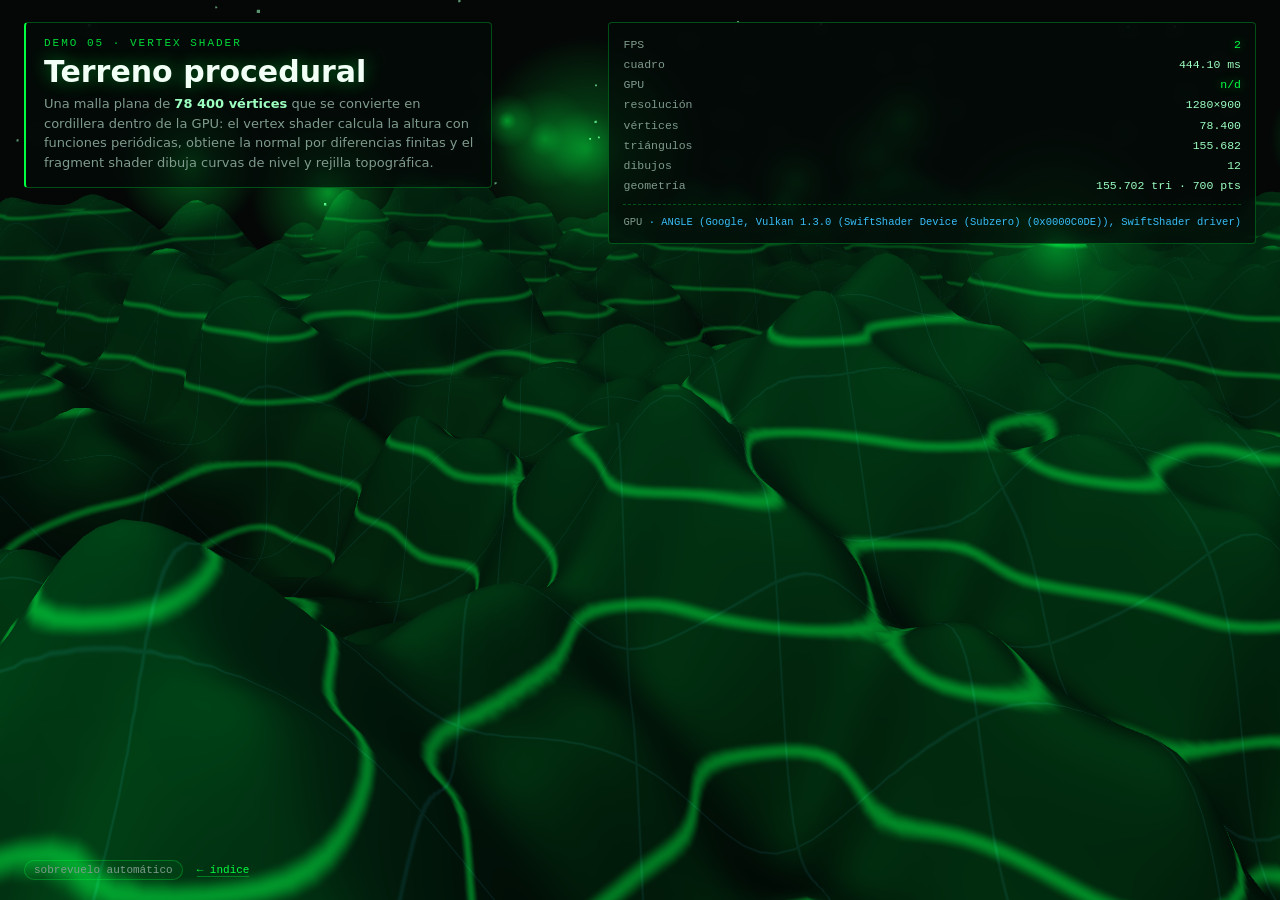
<file: demos/05-terreno-procedural/index.html>
<!DOCTYPE html>
<html lang="es">
<head>
<meta charset="utf-8">
<meta name="viewport" content="width=device-width, initial-scale=1">
<title>05 · Terreno procedural — GPU LAB</title>
<link rel="stylesheet" href="../../assets/css/lab.css">
</head>
<body class="demo">
<canvas id="view"></canvas>

<div class="overlay">
  <div class="tag">
    <div class="num">DEMO 05 · VERTEX SHADER</div>
    <h1>Terreno procedural</h1>
    <p>Una malla plana de <b>78 400 vértices</b> que se convierte en cordillera dentro de
       la GPU: el vertex shader calcula la altura con funciones periódicas, obtiene la
       normal por diferencias finitas y el fragment shader dibuja curvas de nivel y
       rejilla topográfica.</p>
  </div>
  <div class="hud" id="hud"></div>
  <div class="foot">
    <span class="pill">sobrevuelo automático</span>
    <a href="../../index.html">← índice</a>
  </div>
</div>

<script src="../../vendor/three.min.js"></script>
<script src="../../assets/js/lab-core.js"></script>
<script>
/* =====================================================================
   05 · TERRENO PROCEDURAL
   La geometría base es plana. Todo el relieve nace en el vertex shader
   con funciones seno/coseno cuyas fases son múltiplos enteros de un
   ángulo que completa 2π por ciclo: el bucle queda perfecto.
   ===================================================================== */
const PERIOD = 26;

LAB.boot({
  name: '05-terreno-procedural',
  period: PERIOD,
  frames: 52,
  fov: 55,
  near: 0.5,
  far: 900,
  orbit: false,
  camera: { pos: [0, 14, 46], target: [0, 2, 0] },
  stats: { vértices: '78 400', triángulos: '156 800' },

  build(ctx) {
    const { scene, camera } = ctx;

    const SEG = 279;
    const SIZE = 150;
    const geo = new THREE.PlaneGeometry(SIZE, SIZE, SEG, SEG);
    geo.rotateX(-Math.PI / 2);

    const mat = new THREE.ShaderMaterial({
      uniforms: {
        uPhase: { value: 0 },
        uGreen: { value: new THREE.Color(0x00ff41) },
        uBlue: { value: new THREE.Color(0x38bdf8) },
        uFog: { value: new THREE.Color(0x03110a) }
      },
      vertexShader: /* glsl */`
        precision highp float;

        uniform float uPhase;
        varying float vH;
        varying vec3  vWorld;
        varying vec3  vNormal;
        varying float vDist;

        // relieve periódico: todos los multiplicadores de uPhase son enteros
        float hgt(vec2 p, float ph) {
          float h = 0.0;
          h += sin(p.x * 0.115 + ph)        * cos(p.y * 0.098 + ph)        * 6.20;
          h += sin(p.x * 0.263 - ph * 2.0)  * cos(p.y * 0.291 + ph * 2.0)  * 2.85;
          h += sin((p.x + p.y) * 0.481 + ph * 3.0)                         * 1.30;
          h += sin((p.x - p.y) * 0.742 - ph * 2.0)                         * 0.58;
          h += sin(p.x * 1.13 + ph * 4.0) * cos(p.y * 1.27 - ph * 4.0)     * 0.22;
          return h;
        }

        void main() {
          vec2 p = position.xz;
          float h = hgt(p, uPhase);

          // normal por diferencias finitas (muy barato en GPU)
          float e = 0.9;
          float hx = hgt(p + vec2(e, 0.0), uPhase);
          float hz = hgt(p + vec2(0.0, e), uPhase);
          vec3 n = normalize(vec3(h - hx, e, h - hz));

          vec3 disp = vec3(p.x, h, p.y);
          vec4 mv = modelViewMatrix * vec4(disp, 1.0);

          vH      = h;
          vWorld  = disp;
          vNormal = n;
          vDist   = -mv.z;

          gl_Position = projectionMatrix * mv;
        }
      `,
      fragmentShader: /* glsl */`
        precision highp float;

        uniform vec3 uGreen;
        uniform vec3 uBlue;
        uniform vec3 uFog;
        varying float vH;
        varying vec3  vWorld;
        varying vec3  vNormal;
        varying float vDist;

        // rejilla fina a partir de la posición de mundo
        float lines(vec2 p, float s, float w) {
          vec2 g = abs(fract(p / s + 0.5) - 0.5);
          vec2 l = smoothstep(w, 0.0, g);
          return clamp(max(l.x, l.y), 0.0, 1.0);
        }

        void main() {
          vec3 n = normalize(vNormal);
          float dif = clamp(dot(n, normalize(vec3(0.42, 0.86, 0.28))), 0.0, 1.0);

          // base: del verde profundo al verde medio según la altura
          vec3 col = mix(vec3(0.004, 0.018, 0.012), vec3(0.0, 0.13, 0.055), smoothstep(-7.0, 8.0, vH));
          col += uGreen * pow(dif, 2.1) * 0.17;

          // curvas de nivel tipo carta topográfica (líneas finas y brillantes)
          float bandas = abs(fract(vH * 0.30) - 0.5) * 2.0;
          col += uGreen * smoothstep(0.82, 1.0, bandas) * 0.45;

          // rejilla topográfica
          float g = lines(vWorld.xz, 5.0, 0.012);
          col += uBlue * g * 0.10;

          // cresta iluminada
          col += vec3(0.70, 1.0, 0.86) * pow(smoothstep(9.0, 12.0, vH), 2.0) * 0.55;

          // niebla atmosférica
          float fog = 1.0 - exp(-vDist * 0.0090);
          col = mix(col, uFog, clamp(fog, 0.0, 1.0));

          gl_FragColor = vec4(col, 1.0);
        }
      `
    });

    const terrain = new THREE.Mesh(geo, mat);
    scene.add(terrain);
    scene.add(LAB.stars(700, 320, 0x9dffc0, 1.2));

    // balizas luminosas que marcan las cimas más altas
    const beacons = [];
    const rand = LAB.rng(555);
    for (let i = 0; i < 14; i++) {
      const s = new THREE.Sprite(new THREE.SpriteMaterial({
        map: LAB.glowTexture('rgba(0,255,65,0.9)', 'rgba(0,255,65,0)', 96),
        transparent: true, blending: THREE.AdditiveBlending, depthWrite: false, opacity: 0.5
      }));
      s.position.set((rand() - 0.5) * 110, 11.0 + rand() * 5, (rand() - 0.5) * 110);
      s.scale.setScalar(5 + rand() * 5);
      scene.add(s);
      beacons.push({ s, ph: rand() * Math.PI * 2 });
    }

    const target = new THREE.Vector3();

    ctx.report({
      'vértices': (geo.attributes.position.count).toLocaleString('es-CO'),
      'triángulos': (SEG * SEG * 2).toLocaleString('es-CO')
    });

    return {
      update(t) {
        const u = t / PERIOD;
        mat.uniforms.uPhase.value = u * Math.PI * 2;

        // sobrevuelo: elipse cerrada + mirada adelantada (100 % periódico)
        const a = u * Math.PI * 2;
        const R = 52;
        camera.position.set(Math.cos(a) * R, 13.5 + Math.sin(a * 2) * 4.8, Math.sin(a) * R * 0.78);
        const la = a + 0.42;
        target.set(Math.cos(la) * R * 0.30, 1.0, Math.sin(la) * R * 0.26);
        camera.lookAt(target);

        beacons.forEach(b => {
          b.s.material.opacity = 0.28 + 0.34 * (0.5 + 0.5 * Math.sin(u * Math.PI * 2 * 3 + b.ph));
        });
      }
    };
  }
});
</script>
</body>
</html>
</file>
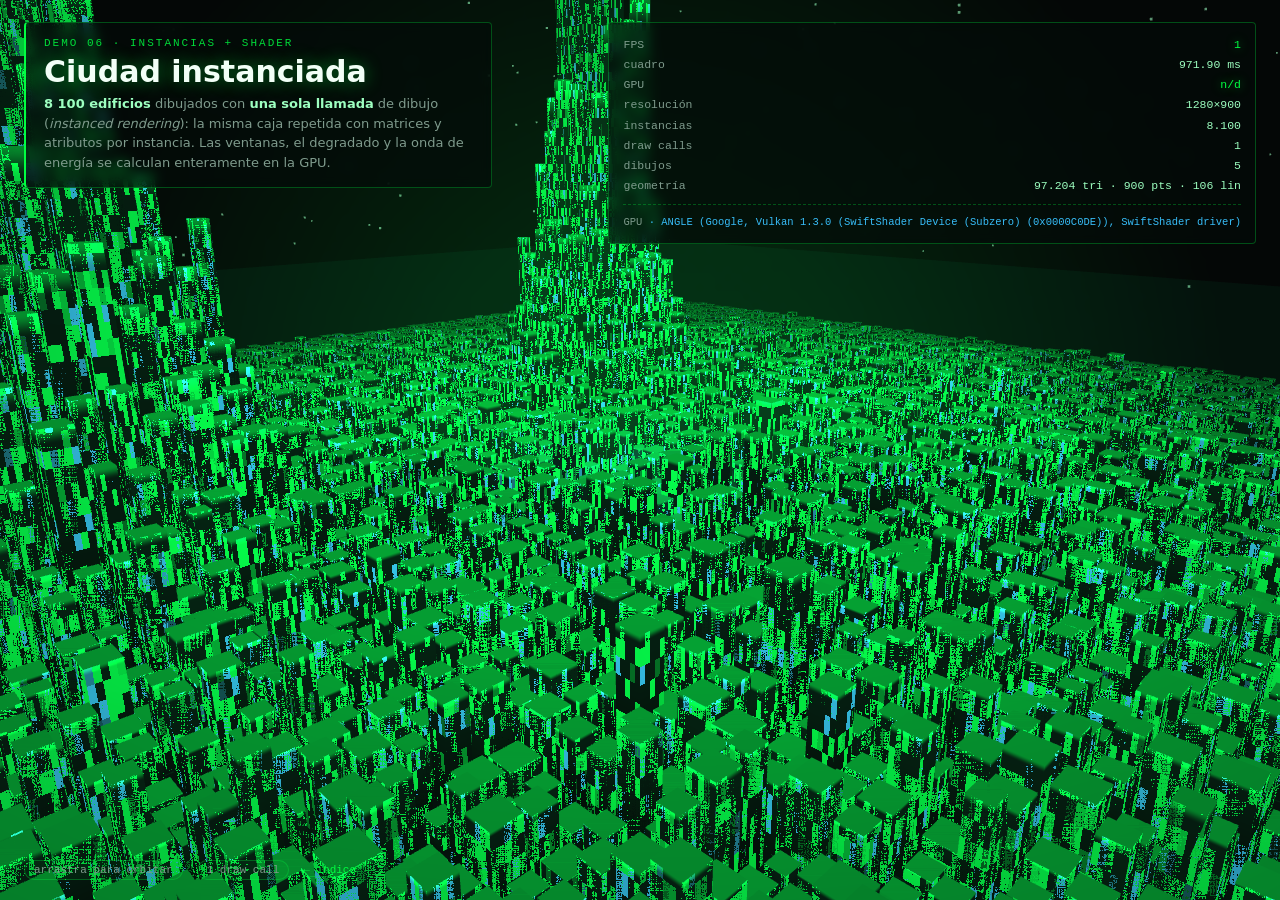
<file: demos/06-ciudad-instanciada/index.html>
<!DOCTYPE html>
<html lang="es">
<head>
<meta charset="utf-8">
<meta name="viewport" content="width=device-width, initial-scale=1">
<title>06 · Ciudad instanciada — GPU LAB</title>
<link rel="stylesheet" href="../../assets/css/lab.css">
</head>
<body class="demo">
<canvas id="view"></canvas>

<div class="overlay">
  <div class="tag">
    <div class="num">DEMO 06 · INSTANCIAS + SHADER</div>
    <h1>Ciudad instanciada</h1>
    <p><b>8 100 edificios</b> dibujados con <b>una sola llamada</b> de dibujo
       (<i>instanced rendering</i>): la misma caja repetida con matrices y atributos
       por instancia. Las ventanas, el degradado y la onda de energía se calculan
       enteramente en la GPU.</p>
  </div>
  <div class="hud" id="hud"></div>
  <div class="foot">
    <span class="pill">arrastra para orbitar</span>
    <span class="pill">1 draw call</span>
    <a href="../../index.html">← índice</a>
  </div>
</div>

<script src="../../vendor/three.min.js"></script>
<script src="../../assets/js/lab-core.js"></script>
<script>
/* =====================================================================
   06 · CIUDAD INSTANCIADA
   Una caja, 8100 instancias. Cada instancia aporta altura, semilla y
   distancia al centro; el fragment shader enciende las ventanas y hace
   viajar una onda de energía desde el centro de la ciudad.
   ===================================================================== */
const PERIOD = 20;

LAB.boot({
  name: '06-ciudad-instanciada',
  period: PERIOD,
  frames: 48,
  fov: 52,
  near: 0.5,
  far: 600,
  camera: { pos: [64, 34, 64], target: [0, 6, 0] },
  orbitOpts: { minRadius: 25, maxRadius: 190, maxPolar: 1.45 },
  stats: { instancias: '8 100', 'draw calls': '1' },

  build(ctx) {
    const { scene, renderer, camera } = ctx;

    const N = 90;                       // 90 × 90 = 8100
    const COUNT = N * N;
    const SPACING = 2.45;
    const HALF = (N - 1) * SPACING * 0.5;

    const box = new THREE.BoxGeometry(1, 1, 1);
    box.translate(0, 0.5, 0);           // la caja crece desde el suelo

    const mesh = new THREE.InstancedMesh(box, null, COUNT);
    mesh.instanceMatrix.setUsage(THREE.StaticDrawUsage);

    const aHeight = new Float32Array(COUNT);
    const aSeed = new Float32Array(COUNT);
    const aDist = new Float32Array(COUNT);

    const rand = LAB.rng(9090);
    const m = new THREE.Matrix4();
    const pos = new THREE.Vector3();
    const quat = new THREE.Quaternion();
    const scl = new THREE.Vector3();

    // campo de alturas: varias "manchas" de rascacielos
    const downtowns = [];
    for (let i = 0; i < 5; i++) {
      downtowns.push({
        x: (rand() - 0.5) * HALF * 1.5,
        z: (rand() - 0.5) * HALF * 1.5,
        r: 12 + rand() * 26,
        h: 44 + rand() * 74
      });
    }

    let k = 0;
    for (let i = 0; i < N; i++) {
      for (let j = 0; j < N; j++, k++) {
        const x = -HALF + i * SPACING;
        const z = -HALF + j * SPACING;
        const r = Math.hypot(x, z);

        let h = 1.6 + rand() * 6.5;
        for (const d of downtowns) {
          const dd = Math.hypot(x - d.x, z - d.z);
          h += Math.max(0, 1 - dd / d.r) ** 2 * d.h;
        }
        // anillo exterior bajo
        h *= 1 - Math.min(0.82, Math.pow(r / (HALF * 1.05), 3));
        h = Math.max(1.0, h);

        const alto = rand() < 0.035 ? h * 1.55 : h;   // torres sueltas
        const ancho = SPACING * (0.52 + rand() * 0.34);

        pos.set(x, 0, z);
        scl.set(ancho, alto, ancho);
        m.compose(pos, quat, scl);
        mesh.setMatrixAt(k, m);

        aHeight[k] = alto;
        aSeed[k] = rand();
        aDist[k] = r;
      }
    }
    mesh.instanceMatrix.needsUpdate = true;

    box.setAttribute('aHeight', new THREE.InstancedBufferAttribute(aHeight, 1));
    box.setAttribute('aSeed', new THREE.InstancedBufferAttribute(aSeed, 1));
    box.setAttribute('aDist', new THREE.InstancedBufferAttribute(aDist, 1));

    const mat = new THREE.ShaderMaterial({
      uniforms: {
        uPhase: { value: 0 },
        uGreen: { value: new THREE.Color(0x00ff41) },
        uBlue: { value: new THREE.Color(0x38bdf8) },
        uFog: { value: new THREE.Color(0x03110a) },
        uMaxDist: { value: HALF * 1.4 }
      },
      vertexShader: /* glsl */`
        precision highp float;

        attribute float aHeight;
        attribute float aSeed;
        attribute float aDist;

        varying vec3  vLocal;
        varying vec2  vUv;
        varying float vHeight;
        varying float vSeed;
        varying float vDist;
        varying vec3  vNormal;

        void main() {
          vLocal  = position;
          vUv     = uv;
          vHeight = aHeight;
          vSeed   = aSeed;

          vec4 wp = instanceMatrix * vec4(position, 1.0);
          vec4 mv = modelViewMatrix * wp;
          vDist   = length(wp.xyz);
          vNormal = normalize(mat3(instanceMatrix) * normal);

          gl_Position = projectionMatrix * mv;
        }
      `,
      fragmentShader: /* glsl */`
        precision highp float;

        uniform float uPhase;
        uniform vec3  uGreen;
        uniform vec3  uBlue;
        uniform vec3  uFog;
        uniform float uMaxDist;

        varying vec3  vLocal;
        varying vec2  vUv;
        varying float vHeight;
        varying float vSeed;
        varying float vDist;
        varying vec3  vNormal;

        float hash(vec2 p) {
          return fract(sin(dot(p, vec2(127.1, 311.7))) * 43758.5453123);
        }

        void main() {
          /* ---------- ventanas: rejilla procedural por instancia ---------- */
          vec2 cell = floor(vec2(vUv.x * 5.0, vUv.y * max(2.0, vHeight * 0.85)));
          float h1 = hash(cell + vSeed * 91.0);
          float h2 = hash(cell.yx * 1.7 + vSeed * 13.0);

          float lit = step(0.58, h1);
          // parpadeo periódico (múltiplos enteros de la fase => bucle perfecto)
          float blink = 0.55 + 0.45 * sin(uPhase * 3.0 + h2 * 6.2831);
          lit *= mix(1.0, blink, step(0.75, h2));

          vec3 winCol = mix(uGreen, uBlue, step(0.93, h1));

          /* ---------- cuerpo del edificio ---------- */
          float alto = smoothstep(0.0, 1.0, vLocal.y);
          vec3 col = mix(vec3(0.012, 0.036, 0.026), vec3(0.02, 0.09, 0.06), alto);

          float lado = 1.0 - abs(vNormal.y);            // caras laterales
          col += winCol * lit * lado * 0.85;

          // borde superior iluminado
          col += uGreen * smoothstep(0.94, 1.0, vLocal.y) * 0.5;

          /* ---------- onda de energía ---------- */
          float u = uPhase / 6.2831853;
          float radio = u * uMaxDist;
          float onda = exp(-pow((vDist - radio) * 0.16, 2.0)) * sin(u * 3.1415926);
          col += uBlue * onda * (0.55 + 0.45 * sin(vHeight * 0.6));

          /* ---------- ambiente y niebla ---------- */
          col += uGreen * 0.05 * (0.4 + 0.6 * hash(vec2(vSeed, 1.0)));
          float fog = 1.0 - exp(-max(vDist - 42.0, 0.0) * 0.011);
          col = mix(col, uFog, clamp(fog, 0.0, 1.0));

          gl_FragColor = vec4(col, 1.0);
        }
      `
    });

    mesh.material = mat;
    mesh.frustumCulled = false;
    scene.add(mesh);

    /* ---------------------------------------------- suelo y estrellas */
    const ground = new THREE.Mesh(
      new THREE.PlaneGeometry(520, 520),
      new THREE.MeshBasicMaterial({ color: 0x04120c })
    );
    ground.rotation.x = -Math.PI / 2;
    ground.position.y = -0.02;
    scene.add(ground);

    const grid = LAB.grid(210, 52, LAB.PAL.green, 0.075);
    grid.position.y = 0.02;
    scene.add(grid);
    scene.add(LAB.stars(900, 400, 0x9dffc0, 1.4));

    const halo = new THREE.Sprite(new THREE.SpriteMaterial({
      map: LAB.glowTexture('rgba(0,255,65,0.4)', 'rgba(0,255,65,0)', 128),
      transparent: true, blending: THREE.AdditiveBlending, depthWrite: false, opacity: 0.35
    }));
    halo.scale.set(120, 120, 1);
    halo.position.y = 10;
    scene.add(halo);

    ctx.report({ instancias: COUNT.toLocaleString('es-CO'), 'draw calls': '1' });

    const ctl = ctx.ctl;

    return {
      update(t) {
        const u = t / PERIOD;
        mat.uniforms.uPhase.value = u * Math.PI * 2;

        if (ctx.embed && ctl) {
          // cámara determinista para la captura del GIF
          ctl.set(112 + Math.sin(u * Math.PI * 2) * 14, u * Math.PI * 2, 1.02 + Math.sin(u * Math.PI * 4) * 0.06);
        }
        halo.material.opacity = 0.28 + 0.12 * Math.sin(u * Math.PI * 2);
      }
    };
  }
});
</script>
</body>
</html>
</file>
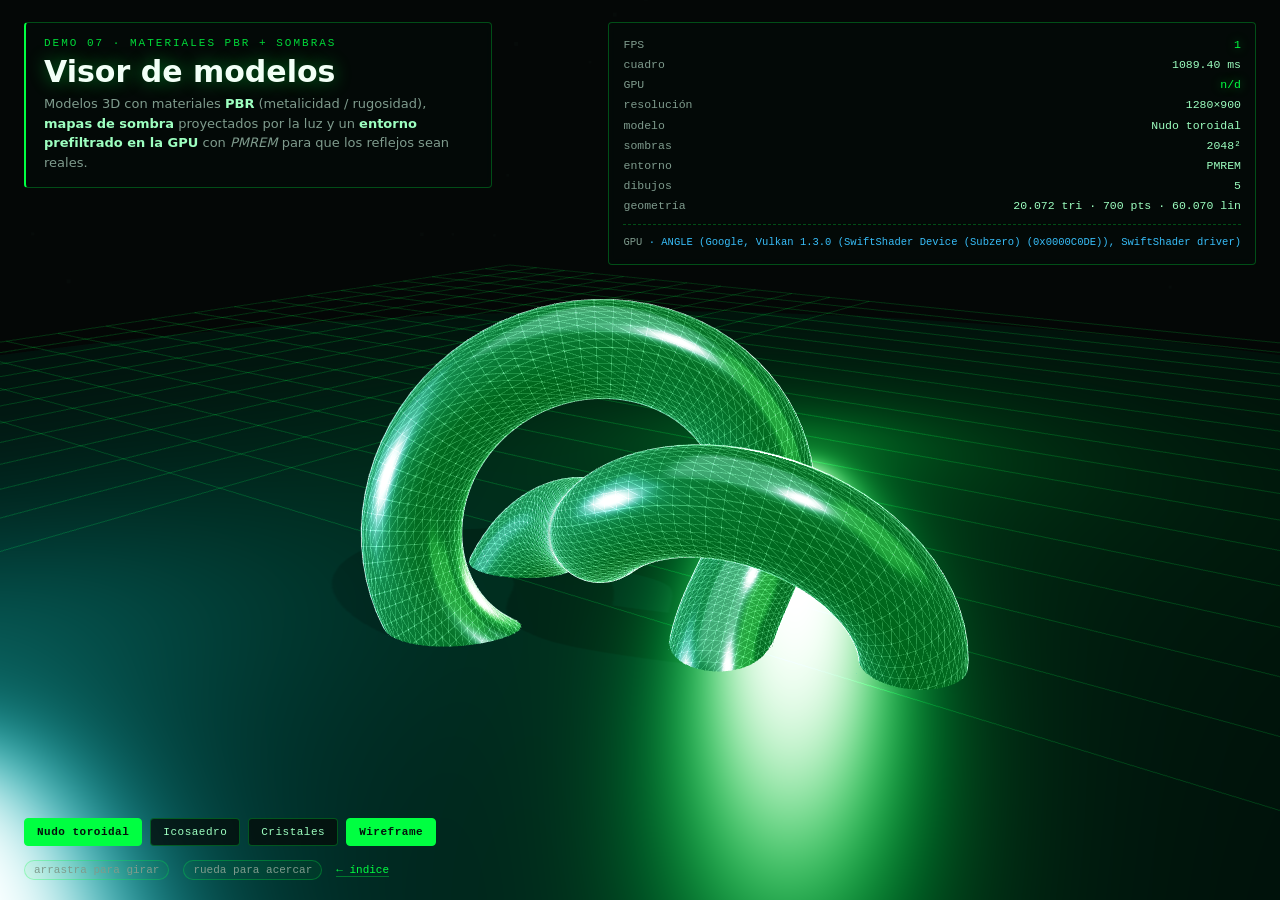
<file: demos/07-visor-modelos/index.html>
<!DOCTYPE html>
<html lang="es">
<head>
<meta charset="utf-8">
<meta name="viewport" content="width=device-width, initial-scale=1">
<title>07 · Visor de modelos — GPU LAB</title>
<link rel="stylesheet" href="../../assets/css/lab.css">
<style>
  .modelos {
    position: absolute;
    left: 24px;
    bottom: 54px;
    display: flex;
    gap: 8px;
    flex-wrap: wrap;
    max-width: 46vw;
  }
  .modelos button {
    font-family: var(--mono);
    font-size: 11px;
    letter-spacing: .5px;
    padding: 7px 12px;
    color: var(--mint);
    background: rgba(4, 12, 9, .78);
    border: 1px solid var(--line);
    border-radius: 4px;
    cursor: pointer;
    transition: .15s;
  }
  .modelos button:hover { border-color: var(--green); color: #fff; }
  .modelos button.on {
    color: #04120c;
    background: var(--green);
    border-color: var(--green);
    font-weight: 700;
  }
</style>
</head>
<body class="demo">
<canvas id="view"></canvas>

<div class="overlay">
  <div class="tag">
    <div class="num">DEMO 07 · MATERIALES PBR + SOMBRAS</div>
    <h1>Visor de modelos</h1>
    <p>Modelos 3D con materiales <b>PBR</b> (metalicidad / rugosidad), <b>mapas de sombra</b>
       proyectados por la luz y un <b>entorno prefiltrado en la GPU</b> con
       <i>PMREM</i> para que los reflejos sean reales.</p>
  </div>
  <div class="hud" id="hud"></div>
  <div class="modelos" id="modelos">
    <button data-m="0" class="on">Nudo toroidal</button>
    <button data-m="1">Icosaedro</button>
    <button data-m="2">Cristales</button>
    <button data-w="1" class="on">Wireframe</button>
  </div>
  <div class="foot">
    <span class="pill">arrastra para girar</span>
    <span class="pill">rueda para acercar</span>
    <a href="../../index.html">← índice</a>
  </div>
</div>

<script src="../../vendor/three.min.js"></script>
<script src="../../assets/js/lab-core.js"></script>
<script>
/* =====================================================================
   07 · VISOR DE MODELOS
   · MeshStandardMaterial (PBR) iluminado por luz direccional con sombras
     y dos luces de color.
   · Entorno prefiltrado con PMREMGenerator a partir de una escena con
     paneles emisivos: los reflejos se calculan en la GPU.
   · Tres modelos procedurales + superposición de wireframe neón.
   ===================================================================== */
const PERIOD = 24;

LAB.boot({
  name: '07-visor-modelos',
  period: PERIOD,
  frames: 48,
  fov: 42,
  near: 0.1,
  far: 200,
  camera: { pos: [5.5, 4.2, 7.5], target: [0, 1.5, 0] },
  orbitOpts: { minRadius: 3.5, maxRadius: 30, minPolar: 0.25, maxPolar: 1.5 },
  stats: { modelo: '', sombras: '2048²', entorno: 'PMREM' },

  build(ctx) {
    const { scene, renderer, camera } = ctx;

    /* ---------------------------------------------- render con sombras */
    renderer.shadowMap.enabled = true;
    renderer.shadowMap.type = THREE.PCFSoftShadowMap;
    renderer.toneMapping = THREE.ACESFilmicToneMapping;
    renderer.toneMappingExposure = 1.05;

    scene.fog = new THREE.Fog(0x040706, 22, 60);

    /* ---------------------------------------------- entorno PMREM */
    (function entorno() {
      const envScene = new THREE.Scene();

      const dome = new THREE.Mesh(
        new THREE.SphereGeometry(30, 32, 16),
        new THREE.MeshBasicMaterial({ color: 0x061410, side: THREE.BackSide })
      );
      envScene.add(dome);

      const panel = (color, x, y, z, w, h) => {
        const p = new THREE.Mesh(
          new THREE.PlaneGeometry(w, h),
          new THREE.MeshBasicMaterial({ color })
        );
        p.position.set(x, y, z);
        p.lookAt(0, 0, 0);
        envScene.add(p);
      };
      panel(0x00ff41, 16, 9, -6, 16, 16);
      panel(0x38bdf8, -14, 5, 9, 14, 14);
      panel(0xffffff, 0, 17, 0, 20, 20);

      const pmrem = new THREE.PMREMGenerator(renderer);
      const rt = pmrem.fromScene(envScene, 0.04);
      scene.environment = rt.texture;
      pmrem.dispose();
    })();

    /* ---------------------------------------------- luces */
    const amb = new THREE.AmbientLight(0x2a6b4c, 0.55);
    scene.add(amb);

    const key = new THREE.DirectionalLight(0xffffff, 2.1);
    key.position.set(6, 11, 7);
    key.castShadow = true;
    key.shadow.mapSize.set(2048, 2048);
    key.shadow.camera.near = 1;
    key.shadow.camera.far = 40;
    key.shadow.camera.left = -9;
    key.shadow.camera.right = 9;
    key.shadow.camera.top = 9;
    key.shadow.camera.bottom = -9;
    key.shadow.bias = -0.0006;
    scene.add(key);

    const rim = new THREE.PointLight(0x38bdf8, 26, 26, 2.2);
    rim.position.set(-5.5, 2.4, -5);
    scene.add(rim);

    const fill = new THREE.PointLight(0x00ff41, 22, 24, 2.2);
    fill.position.set(5.2, 1.4, -4.2);
    scene.add(fill);

    /* ---------------------------------------------- suelo */
    const floor = new THREE.Mesh(
      new THREE.CircleGeometry(16, 72),
      new THREE.MeshStandardMaterial({ color: 0x061410, metalness: 0.85, roughness: 0.28 })
    );
    floor.rotation.x = -Math.PI / 2;
    floor.receiveShadow = true;
    scene.add(floor);

    const grid = LAB.grid(34, 34, LAB.PAL.green, 0.16);
    grid.position.y = 0.012;
    scene.add(grid);
    scene.add(LAB.stars(700, 220, 0x9dffc0, 1.0));

    /* ---------------------------------------------- modelos */
    const MAT = [
      { color: 0x0d3d29, metalness: 0.95, roughness: 0.17, emissive: 0x00ff41, emissiveIntensity: 0.28 },
      { color: 0x123a52, metalness: 0.72, roughness: 0.22, emissive: 0x38bdf8, emissiveIntensity: 0.30 },
      { color: 0x0a2c2a, metalness: 0.35, roughness: 0.06, emissive: 0x00ff41, emissiveIntensity: 0.45 }
    ];

    function crearMat(i) {
      return new THREE.MeshStandardMaterial(Object.assign({
        envMapIntensity: 1.35,
        flatShading: i === 1
      }, MAT[i]));
    }

    const modelos = [
      {
        nombre: 'Nudo toroidal',
        build() {
          const g = new THREE.Group();
          const geo = new THREE.TorusKnotGeometry(1.55, 0.42, 250, 40, 2, 3);
          const m = new THREE.Mesh(geo, crearMat(0));
          m.castShadow = true;
          g.add(m);
          const wire = new THREE.Mesh(geo, new THREE.MeshBasicMaterial({
            color: 0x9dffc0, wireframe: true, transparent: true, opacity: 0.16,
            blending: THREE.AdditiveBlending, depthWrite: false
          }));
          g.add(wire);
          g.userData.wire = wire;
          g.userData.base = m;
          return g;
        }
      },
      {
        nombre: 'Icosaedro',
        build() {
          const g = new THREE.Group();
          const geo = new THREE.IcosahedronGeometry(1.95, 1);
          const m = new THREE.Mesh(geo, crearMat(1));
          m.castShadow = true;
          g.add(m);

          const edges = new THREE.LineSegments(
            new THREE.EdgesGeometry(geo),
            new THREE.LineBasicMaterial({
              color: 0x38bdf8, transparent: true, opacity: 0.85,
              blending: THREE.AdditiveBlending, depthWrite: false
            })
          );
          g.add(edges);
          g.userData.wire = edges;
          g.userData.base = m;
          return g;
        }
      },
      {
        nombre: 'Cristales',
        build() {
          const g = new THREE.Group();
          const rand = LAB.rng(4242);
          for (let i = 0; i < 13; i++) {
            const s = 0.55 + rand() * 1.35;
            const geo = new THREE.OctahedronGeometry(s, 0);
            const m = new THREE.Mesh(geo, crearMat(2));
            m.position.set((rand() - 0.5) * 2.6, s * 0.9 + rand() * 0.5, (rand() - 0.5) * 2.6);
            m.rotation.set(rand() * 3, rand() * 3, rand() * 3);
            m.castShadow = true;
            g.add(m);
          }
          const wire = new THREE.Mesh(
            new THREE.OctahedronGeometry(2.65, 0),
            new THREE.MeshBasicMaterial({
              color: 0x00ff41, wireframe: true, transparent: true, opacity: 0.22,
              blending: THREE.AdditiveBlending, depthWrite: false
            })
          );
          wire.position.y = 1.6;
          g.add(wire);
          g.userData.wire = wire;
          g.userData.base = null;
          return g;
        }
      }
    ];

    let activo = null;
    const cont = new THREE.Group();
    scene.add(cont);

    function mostrar(i) {
      if (activo) cont.remove(activo);
      activo = modelos[i].build();
      cont.add(activo);
      ctx.report({
        modelo: modelos[i].nombre,
        sombras: key.shadow.mapSize.x + '²',
        entorno: 'PMREM'
      });
    }

    let idx = 0;
    mostrar(0);

    /* ---------------------------------------------- interfaz */
    const botones = document.querySelectorAll('#modelos button');
    botones.forEach(b => {
      b.addEventListener('click', () => {
        if (b.dataset.w) {
          const w = activo.userData.wire;
          w.visible = !w.visible;
          b.classList.toggle('on', w.visible);
          return;
        }
        idx = parseInt(b.dataset.m, 10);
        mostrar(idx);
        botones.forEach(o => { if (!o.dataset.w) o.classList.toggle('on', o === b); });
      });
    });

    const ctl = ctx.ctl;

    return {
      update(t) {
        const u = t / PERIOD;

        if (activo) {
          activo.rotation.y = u * Math.PI * 2;
          activo.position.y = Math.sin(u * Math.PI * 4) * 0.12;
        }

        key.position.set(Math.cos(u * Math.PI * 2) * 8, 11, Math.sin(u * Math.PI * 2) * 8);
        rim.position.set(Math.cos(u * Math.PI * 2 + 2.1) * 6, 2.4, Math.sin(u * Math.PI * 2 + 2.1) * 6);
        fill.position.set(Math.cos(u * Math.PI * 2 + 4.2) * 6, 1.3, Math.sin(u * Math.PI * 2 + 4.2) * 6);

        if (ctx.embed && ctl) {
          ctl.set(8.2, u * Math.PI * 2 + 0.9, 1.02 + Math.sin(u * Math.PI * 2) * 0.16);
        }
      }
    };
  }
});
</script>
</body>
</html>
</file>
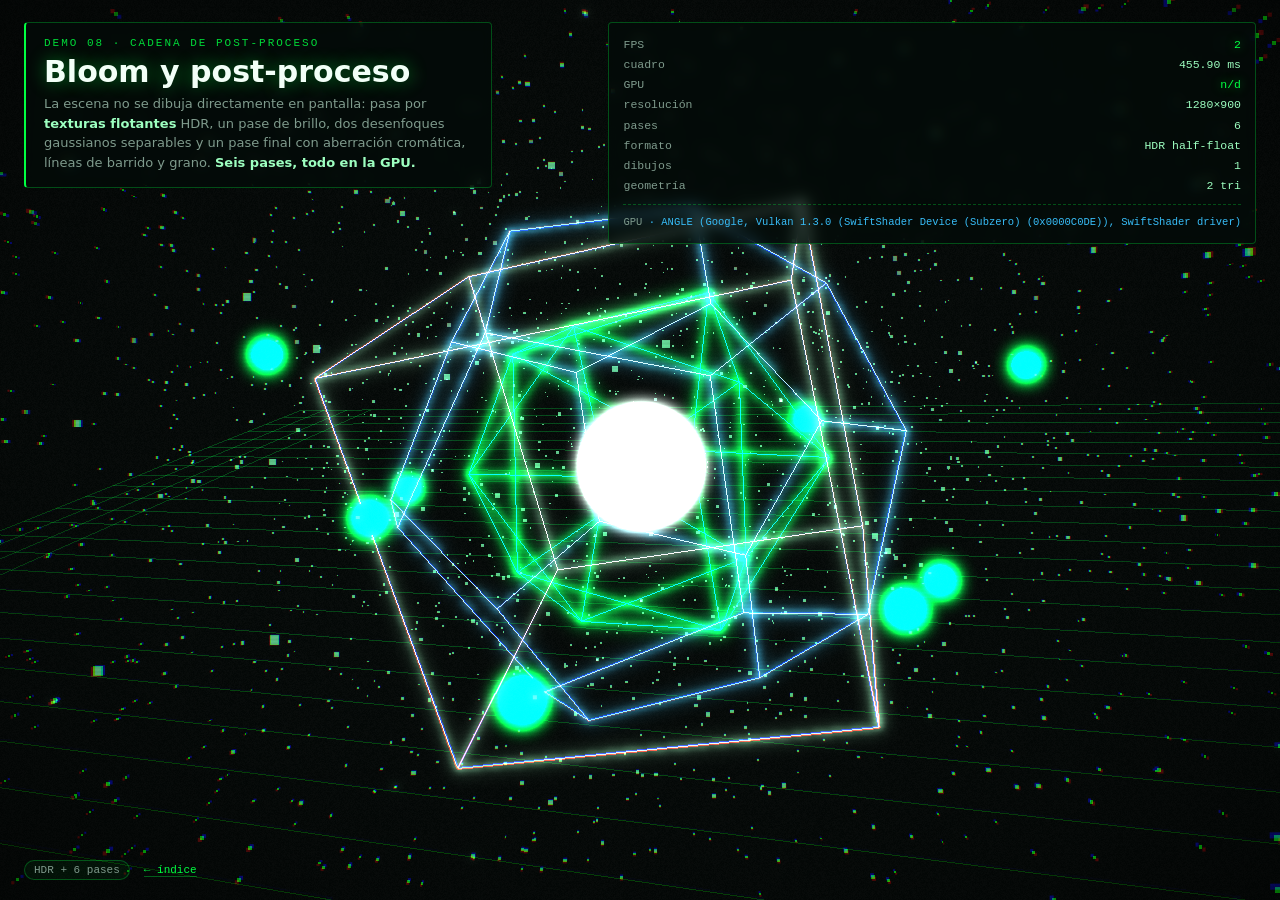
<file: demos/08-postproceso-bloom/index.html>
<!DOCTYPE html>
<html lang="es">
<head>
<meta charset="utf-8">
<meta name="viewport" content="width=device-width, initial-scale=1">
<title>08 · Post-proceso bloom — GPU LAB</title>
<link rel="stylesheet" href="../../assets/css/lab.css">
</head>
<body class="demo">
<canvas id="view"></canvas>

<div class="overlay">
  <div class="tag">
    <div class="num">DEMO 08 · CADENA DE POST-PROCESO</div>
    <h1>Bloom y post-proceso</h1>
    <p>La escena no se dibuja directamente en pantalla: pasa por <b>texturas flotantes</b>
       HDR, un pase de brillo, dos desenfoques gaussianos separables y un pase final con
       aberración cromática, líneas de barrido y grano. <b>Seis pases, todo en la GPU.</b></p>
  </div>
  <div class="hud" id="hud"></div>
  <div class="foot">
    <span class="pill">HDR + 6 pases</span>
    <a href="../../index.html">← índice</a>
  </div>
</div>

<script src="../../vendor/three.min.js"></script>
<script src="../../assets/js/lab-core.js"></script>
<script>
/* =====================================================================
   08 · POST-PROCESO (BLOOM PROPIO)
   rtEscena (HDR)  ->  brillo  ->  desenfoque H  ->  desenfoque V
                                 ->  desenfoque H2 ->  desenfoque V2  ->  compuesto
   Todos los pases son shaders de fragmento sobre un quad.
   ===================================================================== */
const PERIOD = 22;

LAB.boot({
  name: '08-postproceso-bloom',
  period: PERIOD,
  frames: 48,
  fov: 48,
  near: 0.1,
  far: 300,
  orbit: false,
  camera: { pos: [0, 2.2, 12], target: [0, 0.4, 0] },
  stats: { pases: '6', formato: 'HDR half-float' },

  build(ctx) {
    const { scene, renderer, camera } = ctx;

    /* =============================================== la escena */
    const grupo = new THREE.Group();
    scene.add(grupo);

    // líneas HDR (el valor supera 1.0 y por eso florecen)
    function lineas(geo, color, gain, op) {
      const mat = new THREE.ShaderMaterial({
        uniforms: { uColor: { value: new THREE.Color(color) }, uGain: { value: gain } },
        vertexShader: 'void main() { gl_Position = projectionMatrix * modelViewMatrix * vec4(position, 1.0); }',
        fragmentShader: 'uniform vec3 uColor; uniform float uGain; void main() { gl_FragColor = vec4(uColor * uGain, 1.0); }',
        transparent: true, opacity: op, blending: THREE.AdditiveBlending, depthWrite: false
      });
      return new THREE.LineSegments(geo, mat);
    }

    const ico = lineas(new THREE.EdgesGeometry(new THREE.IcosahedronGeometry(2.2, 0)), 0x00ff41, 4.2, 0.95);
    const dode = lineas(new THREE.EdgesGeometry(new THREE.DodecahedronGeometry(3.1, 0)), 0x38bdf8, 3.4, 0.75);
    const cubo = lineas(new THREE.EdgesGeometry(new THREE.BoxGeometry(4.6, 4.6, 4.6)), 0x9dffc0, 2.6, 0.45);
    grupo.add(ico, dode, cubo);

    // núcleo luminoso
    const nucleo = new THREE.Mesh(
      new THREE.SphereGeometry(0.62, 32, 24),
      new THREE.ShaderMaterial({
        uniforms: { uColor: { value: new THREE.Color(0xe8fff2) } },
        vertexShader: 'void main() { gl_Position = projectionMatrix * modelViewMatrix * vec4(position, 1.0); }',
        fragmentShader: 'uniform vec3 uColor; void main() { gl_FragColor = vec4(uColor * 6.0, 1.0); }'
      })
    );
    grupo.add(nucleo);

    // satélites brillantes
    const satGeo = new THREE.SphereGeometry(0.17, 16, 12);
    const satMat = new THREE.ShaderMaterial({
      uniforms: { uColor: { value: new THREE.Color(0x00ff41) } },
      vertexShader: 'void main() { gl_Position = projectionMatrix * modelViewMatrix * vec4(position, 1.0); }',
      fragmentShader: 'uniform vec3 uColor; void main() { gl_FragColor = vec4(uColor * 5.0, 1.0); }'
    });
    const satelites = [];
    for (let i = 0; i < 9; i++) {
      const s = new THREE.Mesh(satGeo, satMat.clone());
      grupo.add(s);
      satelites.push({ m: s, a: i / 9 * Math.PI * 2, r: 3.4 + (i % 3) * 0.85, y: (i % 5 - 2) * 0.8 });
    }

    // polvo de puntos
    const polvo = new THREE.Points(
      new THREE.BufferGeometry().setAttribute('position', (() => {
        const n = 2600, p = new Float32Array(n * 3), r = LAB.rng(77);
        for (let i = 0; i < n; i++) {
          const u = r() * Math.PI * 2, v = Math.acos(2 * r() - 1), rad = 3.2 + r() * 7;
          p[i * 3] = Math.sin(v) * Math.cos(u) * rad;
          p[i * 3 + 1] = Math.cos(v) * rad * 0.55;
          p[i * 3 + 2] = Math.sin(v) * Math.sin(u) * rad;
        }
        return new THREE.BufferAttribute(p, 3);
      })()),
      new THREE.PointsMaterial({
        color: 0x6dffa8, size: 0.055, transparent: true, opacity: 0.75,
        blending: THREE.AdditiveBlending, depthWrite: false
      })
    );
    grupo.add(polvo);

    const suelo = LAB.grid(40, 40, LAB.PAL.green, 0.22);
    suelo.position.y = -4.2;
    scene.add(suelo);
    scene.add(LAB.stars(900, 200, 0x9dffc0, 1.1));

    /* =============================================== pases de pantalla completa */
    const cam2d = new THREE.OrthographicCamera(-1, 1, 1, -1, 0, 1);
    const quad = new THREE.Mesh(new THREE.PlaneGeometry(2, 2), null);
    quad.frustumCulled = false;
    const pase = new THREE.Scene();
    pase.add(quad);

    const VS_QUAD = 'varying vec2 vUv; void main() { vUv = uv; gl_Position = vec4(position.xy, 0.0, 1.0); }';

    const rtOpts = {
      type: THREE.HalfFloatType,
      format: THREE.RGBAFormat,
      minFilter: THREE.LinearFilter,
      magFilter: THREE.LinearFilter,
      depthBuffer: true,
      stencilBuffer: false
    };

    let rtEscena = null, br = [];

    const matBrillo = new THREE.ShaderMaterial({
      uniforms: { tDiffuse: { value: null }, uUmbral: { value: 0.62 }, uCodo: { value: 0.5 } },
      vertexShader: VS_QUAD,
      fragmentShader: /* glsl */`
        precision highp float;
        varying vec2 vUv;
        uniform sampler2D tDiffuse;
        uniform float uUmbral;
        uniform float uCodo;
        void main() {
          vec3 c = texture2D(tDiffuse, vUv).rgb;
          float l = dot(c, vec3(0.2126, 0.7152, 0.0722));
          float s = smoothstep(uUmbral, uUmbral + uCodo, l);
          gl_FragColor = vec4(c * s, 1.0);
        }
      `
    });

    const matDesenfoque = new THREE.ShaderMaterial({
      uniforms: { tDiffuse: { value: null }, uDir: { value: new THREE.Vector2() } },
      vertexShader: VS_QUAD,
      fragmentShader: /* glsl */`
        precision highp float;
        varying vec2 vUv;
        uniform sampler2D tDiffuse;
        uniform vec2 uDir;
        void main() {
          vec3 s  = texture2D(tDiffuse, vUv).rgb * 0.2270270;
          s += (texture2D(tDiffuse, vUv + uDir * 1.3846154).rgb +
                texture2D(tDiffuse, vUv - uDir * 1.3846154).rgb) * 0.3162162;
          s += (texture2D(tDiffuse, vUv + uDir * 3.2307692).rgb +
                texture2D(tDiffuse, vUv - uDir * 3.2307692).rgb) * 0.0702703;
          gl_FragColor = vec4(s, 1.0);
        }
      `
    });

    const matCompuesto = new THREE.ShaderMaterial({
      uniforms: {
        tEscena: { value: null },
        tBloom: { value: null },
        tBloom2: { value: null },
        uRes: { value: new THREE.Vector2(1, 1) },
        uFase: { value: 0 }
      },
      vertexShader: VS_QUAD,
      fragmentShader: /* glsl */`
        precision highp float;
        varying vec2 vUv;
        uniform sampler2D tEscena;
        uniform sampler2D tBloom;
        uniform sampler2D tBloom2;
        uniform vec2  uRes;
        uniform float uFase;

        void main() {
          vec2 d = vUv - 0.5;
          float r2 = dot(d, d);

          // aberración cromática radial
          vec2 off = d * r2 * 0.016;
          vec3 col;
          col.r = texture2D(tEscena, vUv - off).r;
          col.g = texture2D(tEscena, vUv).g;
          col.b = texture2D(tEscena, vUv + off).b;

          // bloom: halo cercano + halo amplio
          col += texture2D(tBloom,  vUv).rgb * 1.05;
          col += texture2D(tBloom2, vUv).rgb * 0.85;

          // líneas de barrido
          col *= 1.0 - 0.075 * (0.5 + 0.5 * sin(vUv.y * uRes.y * 1.55));

          // grano de película (periódico: depende de la fase del bucle)
          float g = fract(sin(dot(vUv * uRes, vec2(12.9898, 78.233)) + uFase * 91.7) * 43758.5453);
          col += (g - 0.5) * 0.017;

          // viñeta
          col *= 1.0 - 0.62 * pow(clamp(r2 * 1.7, 0.0, 1.0), 1.2);

          // gamma suave
          col = pow(max(col, 0.0), vec3(0.86));
          gl_FragColor = vec4(col, 1.0);
        }
      `
    });

    function crearRTs() {
      const size = new THREE.Vector2();
      renderer.getDrawingBufferSize(size);
      const w = Math.max(2, size.x), h = Math.max(2, size.y);

      if (rtEscena) { rtEscena.dispose(); br.forEach(rt => rt.dispose()); }

      rtEscena = new THREE.WebGLRenderTarget(w, h, Object.assign({}, rtOpts));

      const bw = Math.max(2, Math.floor(w / 2)), bh = Math.max(2, Math.floor(h / 2));
      const bq = Math.max(2, Math.floor(w / 4)), bqh = Math.max(2, Math.floor(h / 4));

      br = [
        new THREE.WebGLRenderTarget(bw, bh, Object.assign({}, rtOpts, { depthBuffer: false })),  // brillo
        new THREE.WebGLRenderTarget(bw, bh, Object.assign({}, rtOpts, { depthBuffer: false })),  // blur A
        new THREE.WebGLRenderTarget(bq, bqh, Object.assign({}, rtOpts, { depthBuffer: false })), // blur B
        new THREE.WebGLRenderTarget(bq, bqh, Object.assign({}, rtOpts, { depthBuffer: false }))
      ];

      matCompuesto.uniforms.uRes.value.set(w, h);
    }

    crearRTs();

    function ejecutar(material, destino) {
      quad.material = material;
      renderer.setRenderTarget(destino);
      renderer.render(pase, cam2d);
    }

    ctx.report({ pases: '6', formato: 'HDR half-float' });

    return {
      resize() { crearRTs(); },

      update(t) {
        const u = t / PERIOD;
        const a = u * Math.PI * 2;

        grupo.rotation.y = a;
        ico.rotation.set(a * 0.7, a, a * 0.3);
        dode.rotation.set(-a * 0.5, a * 0.8, a * 0.2);
        cubo.rotation.set(a * 0.3, -a * 0.6, a * 0.5);

        nucleo.scale.setScalar(1 + Math.sin(a * 3) * 0.12);
        polvo.rotation.y = -a * 0.4;

        satelites.forEach((s, i) => {
          const ang = a * (1 + i * 0.06) + s.a;
          s.m.position.set(Math.cos(ang) * s.r, s.y + Math.sin(ang * 2) * 0.5, Math.sin(ang) * s.r);
        });

        camera.position.set(Math.sin(a) * 11.5, 2.4 + Math.sin(a * 2) * 1.6, Math.cos(a) * 11.5);
        camera.lookAt(0, 0.2, 0);
        camera.rotation.z = Math.sin(a) * 0.02;

        matCompuesto.uniforms.uFase.value = u;
      },

      customRender() {
        // 1 · escena -> HDR
        renderer.setRenderTarget(rtEscena);
        renderer.clear();
        renderer.render(scene, camera);

        // 2 · pase de brillo (mitad de resolución)
        matBrillo.uniforms.tDiffuse.value = rtEscena.texture;
        ejecutar(matBrillo, br[0]);

        const bw = br[0].width, bh = br[0].height;

        // 3 y 4 · desenfoque separable a media resolución
        matDesenfoque.uniforms.tDiffuse.value = br[0].texture;
        matDesenfoque.uniforms.uDir.value.set(1 / bw, 0);
        ejecutar(matDesenfoque, br[1]);

        matDesenfoque.uniforms.tDiffuse.value = br[1].texture;
        matDesenfoque.uniforms.uDir.value.set(0, 1 / bh);
        ejecutar(matDesenfoque, br[0]);

        // 5 · segundo desenfoque, más abierto (cuarta parte)
        matDesenfoque.uniforms.tDiffuse.value = br[0].texture;
        matDesenfoque.uniforms.uDir.value.set(2.2 / bw, 0);
        ejecutar(matDesenfoque, br[2]);

        matDesenfoque.uniforms.tDiffuse.value = br[2].texture;
        matDesenfoque.uniforms.uDir.value.set(0, 2.2 / bh);
        ejecutar(matDesenfoque, br[3]);

        // 6 · compuesto final a pantalla
        matCompuesto.uniforms.tEscena.value = rtEscena.texture;
        matCompuesto.uniforms.tBloom.value = br[0].texture;
        matCompuesto.uniforms.tBloom2.value = br[3].texture;
        quad.material = matCompuesto;
        renderer.setRenderTarget(null);
        renderer.render(pase, cam2d);
      }
    };
  },

  customRender(t, dt, ctx) {
    ctx.customRender();
  }
});
</script>
</body>
</html>
</file>
<file: assets/css/lab.css>
/* =====================================================================
   GPU LAB — hoja de estilo compartida
   Paleta: verde neón #00FF41 · azul #38BDF8 · fondo #040706
   ===================================================================== */
:root {
  --green: #00ff41;
  --green-dim: rgba(0, 255, 65, 0.55);
  --mint: #9dffc0;
  --blue: #38bdf8;
  --bg: #040706;
  --panel: rgba(4, 12, 9, 0.72);
  --line: rgba(0, 255, 65, 0.28);
  --text: #cfe9dc;
  --muted: #7f9b8d;
  --mono: Consolas, "Cascadia Mono", "Courier New", monospace;
  --sans: "Segoe UI", Inter, system-ui, Arial, sans-serif;
}

* { box-sizing: border-box; }

html, body {
  margin: 0;
  padding: 0;
  background: var(--bg);
  color: var(--text);
  font-family: var(--sans);
  -webkit-font-smoothing: antialiased;
}

body.demo { overflow: hidden; }

/* ------------------------------------------------ lienzo y capas ------ */
#view {
  position: fixed;
  inset: 0;
  width: 100%;
  height: 100%;
  display: block;
}

.overlay {
  position: fixed;
  inset: 0;
  pointer-events: none;
  z-index: 2;
}

.overlay > * { pointer-events: auto; }

/* ------------------------------------------------ panel de título ----- */
.tag {
  position: absolute;
  top: 22px;
  left: 24px;
  max-width: min(46ch, 52vw);
  padding: 14px 18px 15px;
  border: 1px solid var(--line);
  border-left: 2px solid var(--green);
  border-radius: 4px;
  background: var(--panel);
  backdrop-filter: blur(6px);
}

.tag .num {
  font-family: var(--mono);
  font-size: 11px;
  letter-spacing: 2px;
  color: var(--green);
  opacity: 0.85;
}

.tag h1 {
  margin: 6px 0 6px;
  font-size: clamp(20px, 2.4vw, 30px);
  line-height: 1.1;
  font-weight: 800;
  color: #f2fff7;
  text-shadow: 0 0 18px rgba(0, 255, 65, 0.45);
}

.tag p {
  margin: 0;
  font-size: 13px;
  line-height: 1.5;
  color: var(--muted);
}

.tag b { color: var(--mint); font-weight: 600; }

/* ------------------------------------------------ HUD ------------- */
.hud {
  position: absolute;
  top: 22px;
  right: 24px;
  min-width: 232px;
  padding: 12px 14px;
  border: 1px solid var(--line);
  border-radius: 4px;
  background: var(--panel);
  backdrop-filter: blur(6px);
  font-family: var(--mono);
  font-size: 11.5px;
  line-height: 1.75;
  color: var(--text);
}

.hud .row { display: flex; justify-content: space-between; gap: 14px; }
.hud .k { color: var(--muted); }
.hud .v { color: var(--mint); }
.hud .v.hot { color: var(--green); text-shadow: 0 0 10px rgba(0, 255, 65, 0.5); }
.hud .gpu {
  margin-top: 8px;
  padding-top: 8px;
  border-top: 1px dashed var(--line);
  font-size: 10.5px;
  color: var(--blue);
  word-break: break-word;
}
.hud .gpu span { color: var(--muted); }

/* ------------------------------------------------ pie ------------- */
.foot {
  position: absolute;
  left: 24px;
  bottom: 20px;
  display: flex;
  align-items: center;
  gap: 14px;
  font-family: var(--mono);
  font-size: 11px;
  color: var(--muted);
}

.foot a {
  color: var(--green);
  text-decoration: none;
  border-bottom: 1px solid rgba(0, 255, 65, 0.35);
}

.foot a:hover { color: #fff; border-bottom-color: #fff; }

.pill {
  padding: 3px 9px;
  border: 1px solid var(--line);
  border-radius: 100px;
  background: rgba(0, 255, 65, 0.05);
}

/* ------------------------------------------------ índice ------------- */
.wrap {
  max-width: 1120px;
  margin: 0 auto;
  padding: 46px 22px 70px;
}

.hero {
  text-align: center;
  padding: 20px 0 34px;
  border-bottom: 1px solid var(--line);
}

.hero .kicker {
  font-family: var(--mono);
  font-size: 12px;
  letter-spacing: 3px;
  color: var(--green);
}

.hero h1 {
  margin: 12px 0 10px;
  font-size: clamp(34px, 6vw, 60px);
  font-weight: 800;
  letter-spacing: -1px;
  color: #f2fff7;
  text-shadow: 0 0 34px rgba(0, 255, 65, 0.35);
}

.hero p {
  max-width: 62ch;
  margin: 0 auto;
  color: var(--muted);
  font-size: 15px;
  line-height: 1.65;
}

.hero .gpu-line {
  margin-top: 18px;
  display: inline-block;
  padding: 8px 14px;
  border: 1px solid var(--line);
  border-radius: 4px;
  background: var(--panel);
  font-family: var(--mono);
  font-size: 11.5px;
  color: var(--blue);
}

.grid {
  display: grid;
  grid-template-columns: repeat(auto-fill, minmax(268px, 1fr));
  gap: 16px;
  margin-top: 34px;
}

.card {
  display: block;
  padding: 16px 16px 18px;
  border: 1px solid var(--line);
  border-radius: 6px;
  background: linear-gradient(180deg, rgba(6, 26, 18, 0.65), rgba(3, 12, 8, 0.65));
  text-decoration: none;
  color: inherit;
  transition: border-color 0.18s, transform 0.18s, box-shadow 0.18s;
}

.card:hover {
  border-color: var(--green);
  transform: translateY(-3px);
  box-shadow: 0 10px 30px rgba(0, 255, 65, 0.12);
}

.card .n {
  font-family: var(--mono);
  font-size: 11px;
  letter-spacing: 2px;
  color: var(--green);
}

.card h3 {
  margin: 8px 0 8px;
  font-size: 17px;
  color: #f2fff7;
}

.card p {
  margin: 0;
  font-size: 13px;
  line-height: 1.55;
  color: var(--muted);
}

.card .tags {
  margin-top: 12px;
  display: flex;
  flex-wrap: wrap;
  gap: 6px;
}

.card .tags span {
  font-family: var(--mono);
  font-size: 10px;
  padding: 2px 7px;
  border: 1px solid var(--line);
  border-radius: 100px;
  color: var(--mint);
}

.card .tags span.gpu {
  color: var(--blue);
  border-color: rgba(56, 189, 248, 0.45);
}

.foot-note {
  margin-top: 44px;
  padding-top: 20px;
  border-top: 1px solid var(--line);
  font-family: var(--mono);
  font-size: 11.5px;
  color: var(--muted);
  line-height: 1.9;
}

.foot-note b { color: var(--mint); }

/* ------------------------------------------------ secciones del índice -- */
.section { margin-top: 56px; }

.section > h2 {
  margin: 0 0 10px;
  font-size: 22px;
  font-weight: 800;
  color: #f2fff7;
}

.section > h2::before {
  content: '';
  display: inline-block;
  width: 9px;
  height: 9px;
  margin-right: 10px;
  border-radius: 2px;
  background: var(--green);
  box-shadow: 0 0 12px rgba(0, 255, 65, 0.8);
  vertical-align: middle;
}

.section > p {
  margin: 0 0 18px;
  max-width: 78ch;
  font-size: 14px;
  line-height: 1.65;
  color: var(--muted);
}

.section > p b { color: var(--mint); }

/* miniatura animada de cada demo */
.card .shot {
  display: block;
  width: 100%;
  aspect-ratio: 840 / 345;
  object-fit: cover;
  margin-bottom: 13px;
  border: 1px solid var(--line);
  border-radius: 4px;
  background: #020604;
  transition: border-color 0.18s, filter 0.18s;
}

.card:hover .shot { border-color: rgba(0, 255, 65, 0.55); filter: saturate(1.15); }

/* tabla de rendimiento */
.table-wrap {
  overflow-x: auto;
  border: 1px solid var(--line);
  border-radius: 6px;
  background: rgba(3, 12, 8, 0.55);
}

table.data {
  width: 100%;
  border-collapse: collapse;
  font-size: 13px;
}

table.data th,
table.data td {
  padding: 9px 13px;
  text-align: left;
  border-bottom: 1px solid rgba(0, 255, 65, 0.12);
  white-space: nowrap;
}

table.data th {
  font-family: var(--mono);
  font-size: 10.5px;
  letter-spacing: 1.4px;
  text-transform: uppercase;
  color: var(--green);
  background: rgba(0, 255, 65, 0.05);
}

table.data td { color: var(--text); }
table.data td.g { color: var(--green); font-family: var(--mono); }
table.data tr:last-child td { border-bottom: 0; }

/* barra del presupuesto de fotograma */
.budget {
  margin-top: 16px;
  padding: 14px 16px;
  border: 1px solid var(--line);
  border-radius: 6px;
  background: rgba(3, 12, 8, 0.55);
  font-family: var(--mono);
  font-size: 11.5px;
  color: var(--muted);
}

.budget .line { display: flex; align-items: center; gap: 12px; white-space: nowrap; }
.budget .line + .line { margin-top: 8px; }
.budget .label { width: 210px; flex: none; }
.budget .track { flex: 1; min-width: 60px; height: 10px; border-radius: 100px; background: rgba(0, 255, 65, 0.09); overflow: hidden; }
.budget .fill { height: 100%; border-radius: 100px; background: linear-gradient(90deg, #00ff41, #38bdf8); }
.budget .val { width: 90px; flex: none; text-align: right; color: var(--mint); }

/* tarjetas de informes */
.docs {
  display: grid;
  grid-template-columns: repeat(auto-fit, minmax(290px, 1fr));
  gap: 16px;
  margin-top: 20px;
}

.doc {
  display: block;
  padding: 16px 16px 18px;
  border: 1px solid var(--line);
  border-radius: 6px;
  background: linear-gradient(180deg, rgba(6, 26, 18, 0.65), rgba(3, 12, 8, 0.65));
  text-decoration: none;
  color: inherit;
  transition: border-color 0.18s, transform 0.18s;
}

.doc:hover { border-color: var(--green); transform: translateY(-3px); }
.doc h3 { margin: 0 0 7px; font-size: 16px; color: #f2fff7; }
.doc p { margin: 0 0 11px; font-size: 13px; line-height: 1.55; color: var(--muted); }
.doc .go { font-family: var(--mono); font-size: 11px; color: var(--green); }
.doc .go::after { content: ' →'; }

/* pie del índice */
.site-foot {
  margin-top: 54px;
  padding-top: 22px;
  border-top: 1px solid var(--line);
  display: flex;
  flex-wrap: wrap;
  gap: 10px 18px;
  align-items: center;
  font-family: var(--mono);
  font-size: 11.5px;
  color: var(--muted);
}

.site-foot a { color: var(--green); text-decoration: none; border-bottom: 1px solid rgba(0, 255, 65, 0.35); }
.site-foot a:hover { color: #fff; border-bottom-color: #fff; }

@media (max-width: 720px) {
  .hud { display: none; }
  .tag { max-width: 78vw; }
  .budget .label { width: 118px; font-size: 10px; }
  .budget .val { width: 74px; }
}
</file>
